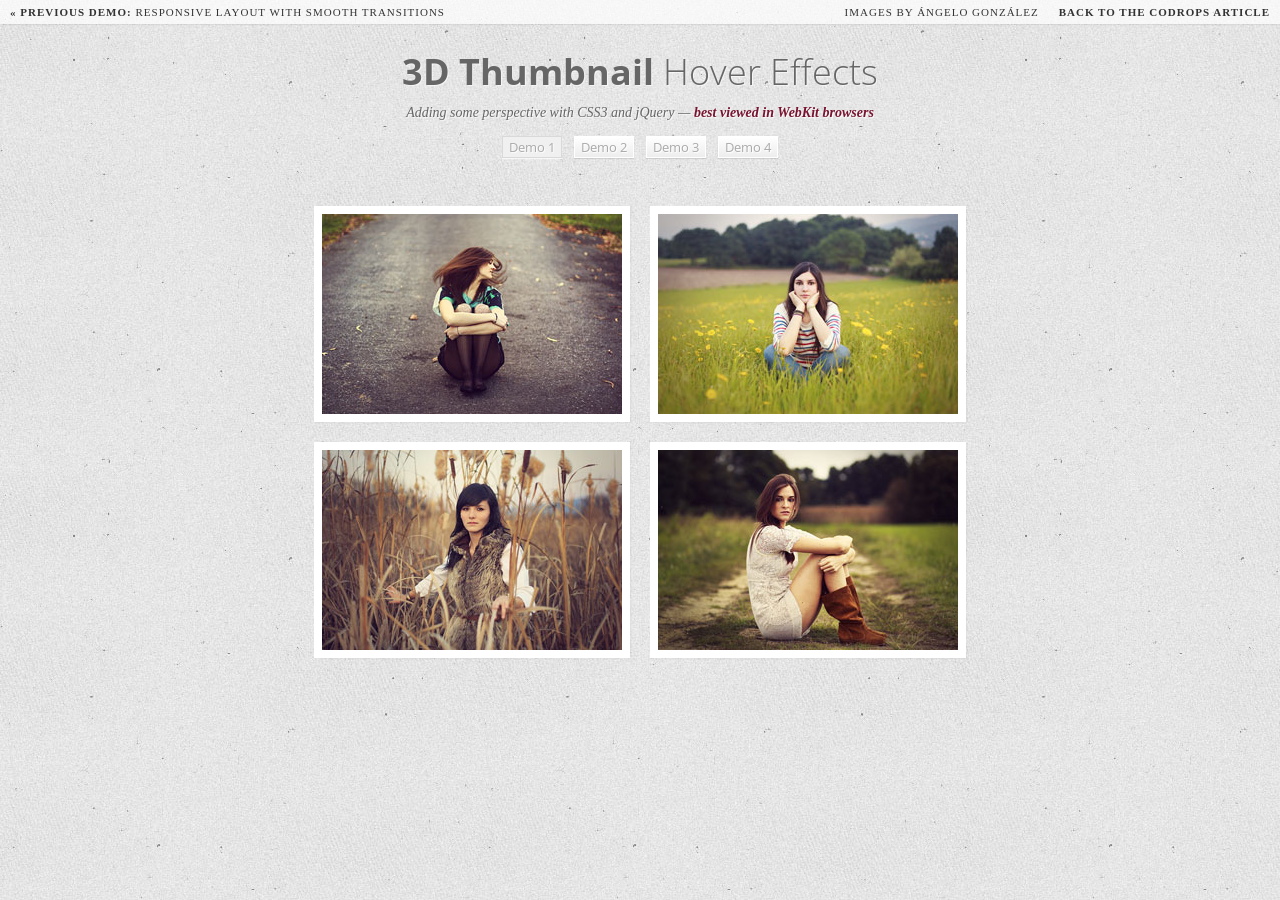
<file: nov-2018/Add-ons Para Paginas/01-3DHoverEffects/index.html>
<!DOCTYPE html>
<html lang="en">
    <head>
        <title>3D Thumbnail Hover Effects</title>
        <meta charset="UTF-8" />
        <meta http-equiv="X-UA-Compatible" content="IE=edge,chrome=1"> 
        <meta name="viewport" content="width=device-width, initial-scale=1.0"> 
        <meta name="description" content="3D Thumbnail Hover Effects" />
        <meta name="keywords" content="3d, 3dtransform, hover, effect, thumbnail, overlay, curved, folded" />
        <meta name="author" content="Codrops" />
        <link rel="shortcut icon" href="../favicon.ico"> 
        <link rel="stylesheet" type="text/css" href="css/demo.css" />
        <link rel="stylesheet" type="text/css" href="css/style_common.css" />
        <link rel="stylesheet" type="text/css" href="css/style1.css" />
        <link href='http://fonts.googleapis.com/css?family=Open+Sans+Condensed:700,300,300italic' rel='stylesheet' type='text/css' />
		<script type="text/javascript" src="js/modernizr.custom.69142.js"></script> 
    </head>
    <body>
        <div class="container">
			<!-- Codrops top bar -->
            <div class="codrops-top">
                <a href="http://tympanus.net/Tutorials/SmoothTransitionsResponsiveLayout/">
                    <strong>&laquo; Previous Demo: </strong>Responsive Layout with Smooth Transitions
                </a>
                <span class="right">
					<a href="http://www.flickr.com/photos/ag2r/">Images by Ángelo González</a>
                    <a href="http://tympanus.net/codrops/2012/06/18/3d-thumbnail-hover-effects/">
                        <strong>Back to the Codrops Article</strong>
                    </a>
                </span>
                <div class="clr"></div>
            </div><!--/ Codrops top bar -->
			
			<header>
			
				<h1><span>3D Thumbnail</span> Hover Effects</h1>
				<h2>Adding some perspective with CSS3 and jQuery &mdash; <strong>best viewed in WebKit browsers</strong></h2>
				
				<nav class="codrops-demos">
					<a class="current-demo" href="index.html">Demo 1</a>
					<a href="index2.html">Demo 2</a>
					<a href="index3.html">Demo 3</a>
					<a href="index4.html">Demo 4</a>
				</nav>
				
				<div class="support-note"><!-- let's check browser support with modernizr -->
					<!--span class="no-cssanimations">CSS animations are not supported in your browser</span-->
					<span class="no-csstransforms">CSS transforms are not supported in your browser</span>
					<span class="no-csstransforms3d">CSS 3D transforms are not supported in your browser</span>
					<span class="no-csstransitions">CSS transitions are not supported in your browser</span>
					<span class="note-ie">Sorry, only modern browsers.</span>
				</div>
				
			</header>

            <div id="grid" class="main">
				<div class="view">
					<div class="view-back">
						<span data-icon="A">566</span>
						<span data-icon="B">124</span>
						<a href="http://www.flickr.com/photos/ag2r/5439506585/in/photostream">&rarr;</a>
					</div>
					<img src="images/1.jpg" />
				</div>
				<div class="view">
					<div class="view-back">
						<span data-icon="A">210</span>
						<span data-icon="B">102</span>
						<a href="http://www.flickr.com/photos/ag2r/5629018757/in/photostream">&rarr;</a>
					</div>
					<img src="images/2.jpg" />
				</div>
				<div class="view">
					<div class="view-back">
						<span data-icon="A">690</span>
						<span data-icon="B">361</span>
						<a href="http://www.flickr.com/photos/ag2r/6271521984/in/photostream">&rarr;</a>
					</div>
					<img src="images/3.jpg" />
				</div>
				<div class="view">
					<div class="view-back">
						<span data-icon="A">987</span>
						<span data-icon="B">130</span>
						<a href="http://www.flickr.com/photos/ag2r/6131126901/in/photostream">&rarr;</a>
					</div>
					<img src="images/4.jpg" />
				</div>
			</div>
        </div>
		<script type="text/javascript">	
			
			Modernizr.load({
				test: Modernizr.csstransforms3d && Modernizr.csstransitions,
				yep : ['http://ajax.googleapis.com/ajax/libs/jquery/1.7.2/jquery.min.js','js/jquery.hoverfold.js'],
				nope: 'css/fallback.css',
				callback : function( url, result, key ) {
						
					if( url === 'js/jquery.hoverfold.js' ) {
				$( '#grid' ).hoverfold();
					}

				}
			});
				
		</script>
    </body>
</html>
</file>
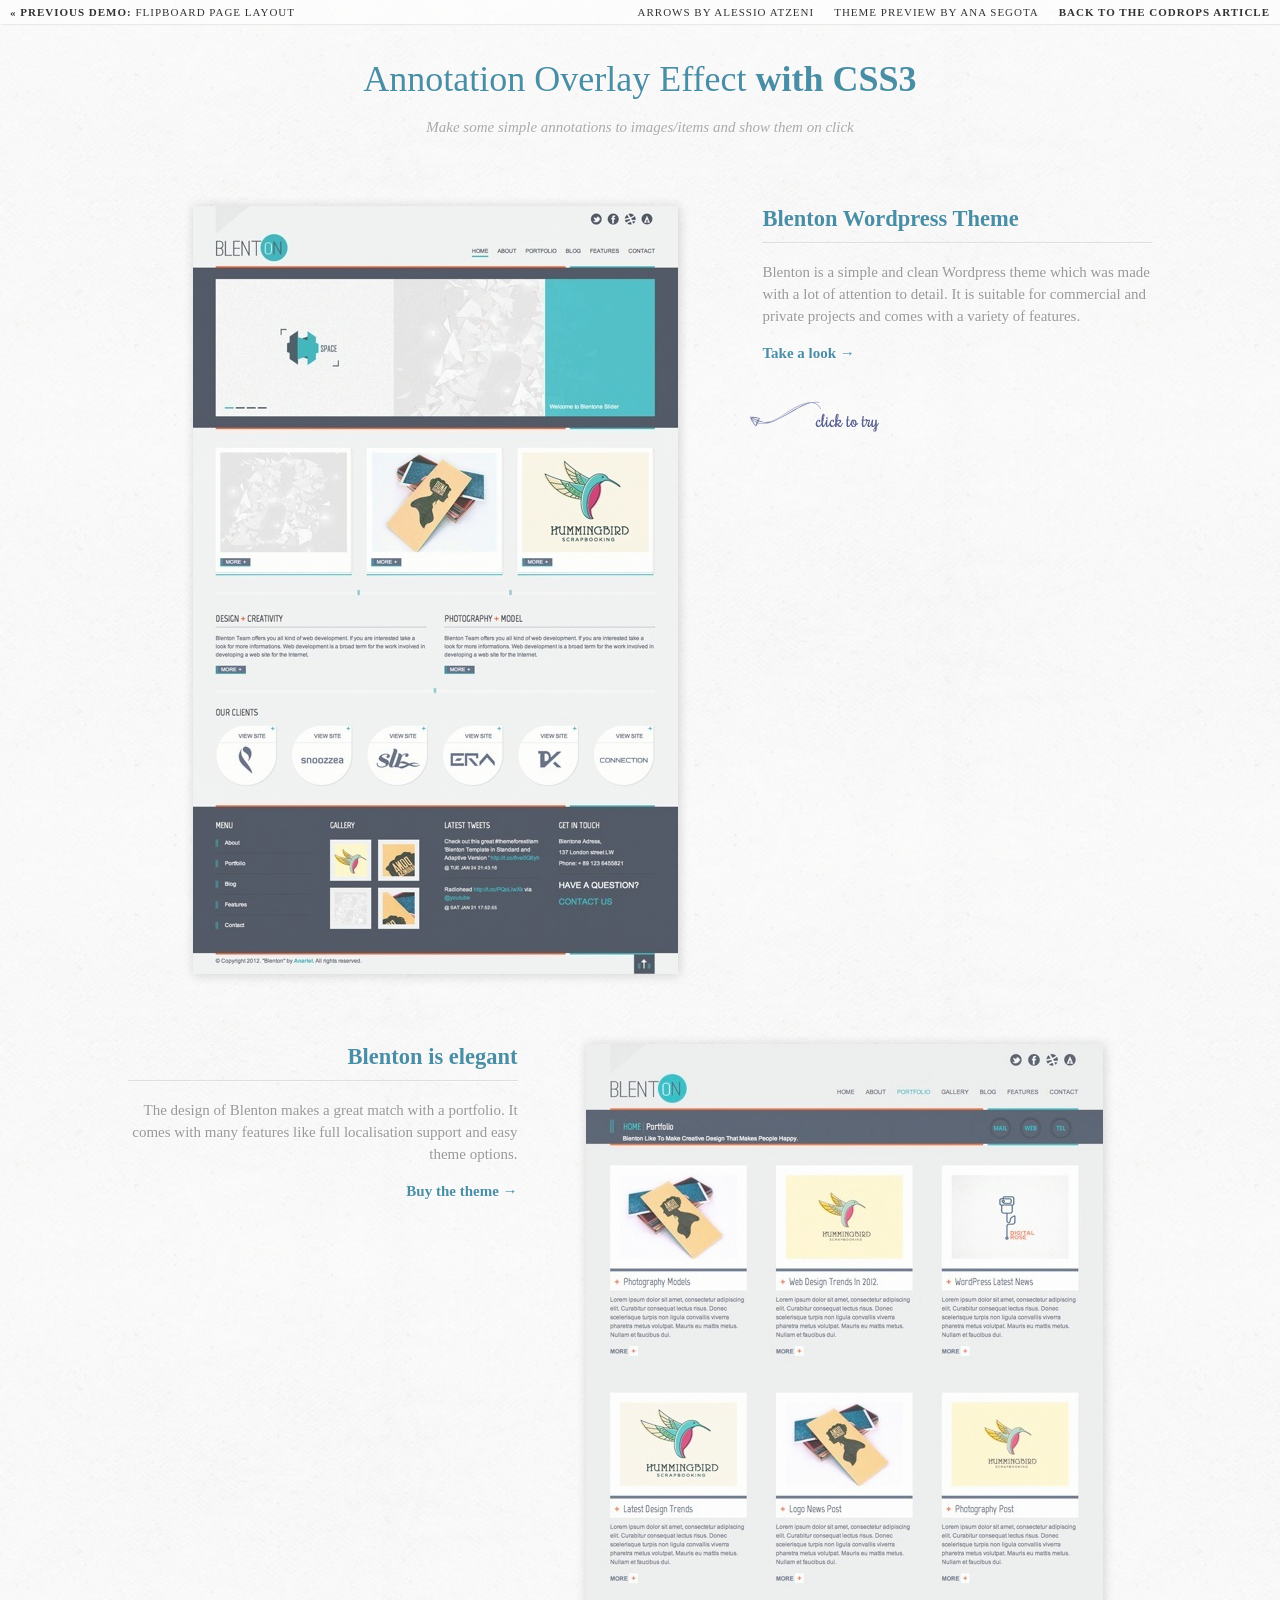
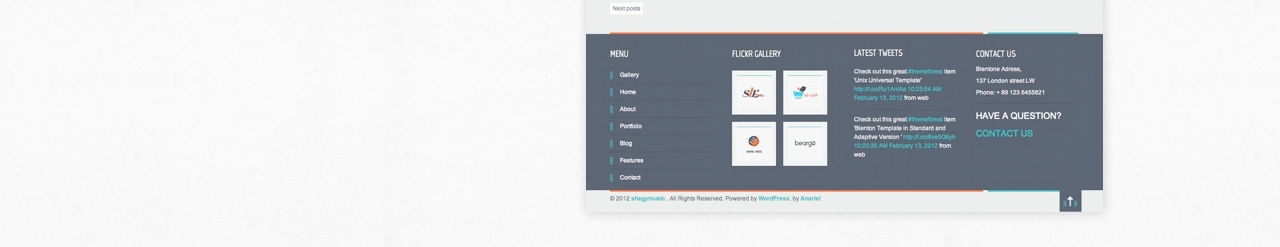
<file: nov-2018/Add-ons Para Paginas/03-Anotaciones con Efecto/index.html>
<!DOCTYPE html>
<html lang="en">
    <head>
		<meta charset="UTF-8" />
        <meta http-equiv="X-UA-Compatible" content="IE=edge,chrome=1"> 
        <title>Annotation Overlay Effect with CSS3</title>
        <meta name="viewport" content="width=device-width, initial-scale=1.0"> 
        <meta name="description" content="Annotation Overlay Effect with CSS3" />
        <meta name="keywords" content="css3, overlay, effect, images, portfolio, annotation, tagging, transition" />
        <meta name="author" content="Codrops" />
        <link rel="shortcut icon" href="../favicon.ico"> 
		<link href='http://fonts.googleapis.com/css?family=Alegreya+SC:700,400italic' rel='stylesheet' type='text/css' />
        <link rel="stylesheet" type="text/css" href="css/demo.css" />
        <link rel="stylesheet" type="text/css" href="css/style.css" />
		<!--[if lt IE 9]>
			<script type="text/javascript" src="js/modernizr.custom.04022.js"></script> 
			<style>.ie-note-1{display:block;}</style>
		<![endif]-->
		<!--[if lt IE 10]><style>.ie-note-2{display:block;}</style><![endif]-->
    </head>
    <body>
        <div class="container">
		
			<!-- Codrops top bar -->
            <div class="codrops-top">
                <a href="http://tympanus.net/Development/FlipboardPageLayout/">
                    <strong>&laquo; Previous Demo: </strong>Flipboard Page Layout
                </a>
                <span class="right">
					<a href="http://www.alessioatzeni.com/blog/simple-arrows-psd/">Arrows by Alessio Atzeni</a>
					<a href="http://themeforest.net/item/blenton-premium-wordpress-template/1995225">Theme Preview by Ana Segota</a>
                    <a href=" http://tympanus.net/codrops/2012/05/14/annotation-overlay-effect-with-css3/">
                        <strong>Back to the Codrops Article</strong>
                    </a>
                </span>
                <div class="clr"></div>
            </div><!--/ Codrops top bar -->
			
			<header>
				<h1>Annotation Overlay Effect <span>with CSS3</span></h1>
				<p>Make some simple annotations to images/items and show them on click</p>
				<h2 class="ie-note ie-note-1">CSS3 Selectors don't work in Internet Explorer &lt; 9</h2>
				<h2 class="ie-note ie-note-2">CSS3 Transitions don't work in Internet Explorer &lt; 10</h2>
			</header>
			
			<section>
			
				<div class="ao-item">
					<div class="ao-details">
						<h2>Blenton Wordpress Theme</h2>
						<p>Blenton is a simple and clean Wordpress theme which was made with a lot of attention to detail. It is suitable for commercial and private projects and comes with a variety of features.</p>
						<p><a href="http://themeforest.net/item/blenton-premium-wordpress-template/1995225">Take a look &rarr;</a></p>
					</div>
					<div class="ao-preview">
						<input type="checkbox" id="ao-toggle" class="ao-toggle" name="ao-toggle" />
						<img src="images/Anariel_BlentonTemplate.jpg" alt="image01" />
						<div class="ao-annotations">
							<span>Full Localisation Support</span>
							<span>Custom Image Widget</span>
							<span>Blog and Contact Widgets</span>
							<span>Easy Theme Options</span>
							<span>4 Footer Widget Columns</span>
						</div>
					</div>
				</div>
				
				<div class="ao-item ao-item-left">
					<div class="ao-details">
						<h2>Blenton is elegant</h2>
						<p>The design of Blenton makes a great match with a portfolio. It comes with many features like full localisation support and easy theme options.</p>
						<p><a href="http://themeforest.net/item/blenton-premium-wordpress-template/1995225">Buy the theme &rarr;</a></p>
					</div>
					<div class="ao-preview">
						<input type="checkbox" id="ao-toggle" class="ao-toggle" name="ao-toggle" />
						<img src="images/Anariel_UnixTemplate.jpg" alt="image02" />
						<div class="ao-annotations">
							<span>Easy Logo Upload</span>
							<span>Custom Post Portfolio</span>
							<span>Custom Background Color and Pattern</span>
						</div>
					</div>
				</div>
				
			</section>
			
        </div>
	</body>
</html>
</file>
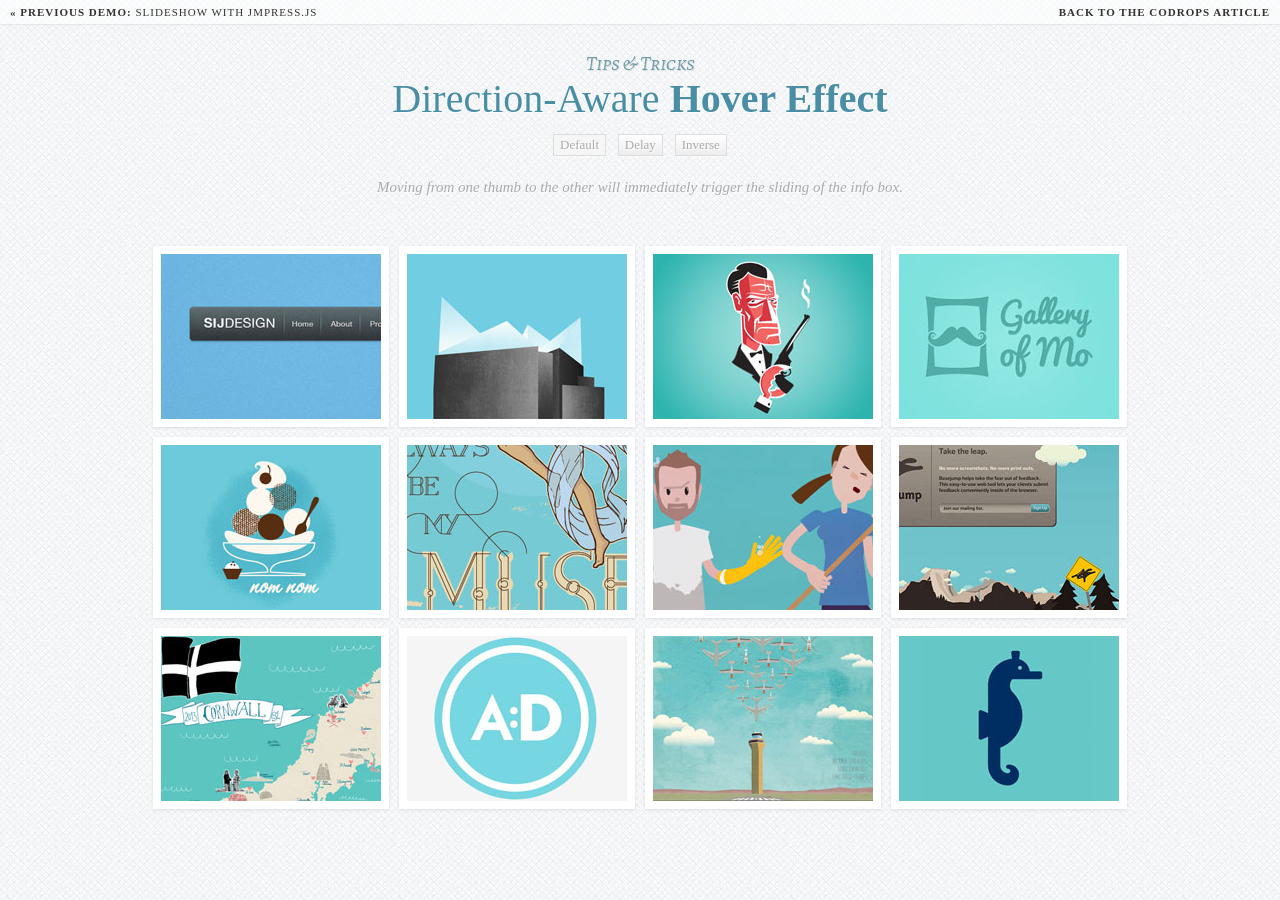
<file: nov-2018/Add-ons Para Paginas/05-Direction Aware HoverEffect/index.html>
<!DOCTYPE html>
<html lang="en">
    <head>
		<meta charset="UTF-8" />
        <meta http-equiv="X-UA-Compatible" content="IE=edge,chrome=1"> 
        <title>Direction-Aware Hover Effect with CSS3 and jQuery</title>
        <meta name="viewport" content="width=device-width, initial-scale=1.0"> 
        <meta name="description" content="Direction-Aware Hover Effect with CSS3 and jQuery" />
        <meta name="keywords" content="hover, css3, jquery, effect, direction, aware, depending, thumbnails" />
        <meta name="author" content="Codrops" />
        <link rel="shortcut icon" href="../favicon.ico"> 
		<link href='http://fonts.googleapis.com/css?family=Alegreya+SC:700,400italic' rel='stylesheet' type='text/css' />
        <link rel="stylesheet" type="text/css" href="css/demo.css" />
        <link rel="stylesheet" type="text/css" href="css/style.css" />
		<noscript>
			<style>
				.da-thumbs li a div {
					top: 0px;
					left: -100%;
					-webkit-transition: all 0.3s ease;
					-moz-transition: all 0.3s ease-in-out;
					-o-transition: all 0.3s ease-in-out;
					-ms-transition: all 0.3s ease-in-out;
					transition: all 0.3s ease-in-out;
				}
				.da-thumbs li a:hover div{
					left: 0px;
				}
			</style>
		</noscript>
    </head>
    <body>
        <div class="container">
			<!-- Codrops top bar -->
            <div class="codrops-top">
                <a href="http://tympanus.net/Tutorials/SlideshowJmpress/">
                    <strong>&laquo; Previous Demo: </strong>Slideshow with jmpress.js
                </a>
                <span class="right">
                    <a href="http://tympanus.net/codrops/2012/04/09/direction-aware-hover-effect-with-css3-and-jquery/">
                        <strong>Back to the Codrops Article</strong>
                    </a>
                </span>
                <div class="clr"></div>
            </div><!--/ Codrops top bar -->
			<header>
				<span>Tips &amp; Tricks</span>
				<h1>Direction-Aware <span>Hover Effect</span></h1>
				<nav class="codrops-demos">
					<a class="current-demo" href="index.html">Default</a>
					<a href="index2.html">Delay</a>
					<a href="index3.html">Inverse</a>
				</nav>
				<p>Moving from one thumb to the other will immediately trigger the sliding of the info box.</p>
			</header>
			<section>
				<ul id="da-thumbs" class="da-thumbs">
					<li>
						<a href="http://dribbble.com/shots/505046-Menu">
							<img src="images/1.jpg" />
							<div><span>Menu by Simon Jensen</span></div>
						</a>
					</li>
					<li>
						<a href="http://dribbble.com/shots/504336-TN-Aquarium">
							<img src="images/2.jpg" />
							<div><span>TN Aquarium by Charlie Gann</span></div>
						</a>
					</li>
					<li>
						<a href="http://dribbble.com/shots/504197-Mr-Crabs">
							<img src="images/3.jpg" />
							<div><span>Mr. Crabs by John Generalov</span></div>
						</a>
					</li>
					<li>
						<a href="http://dribbble.com/shots/503731-Gallery-of-Mo-2-Mo-logo">
							<img src="images/4.jpg" />
							<div><span>Gallery of Mo 2.Mo logo by Adam Campion</span></div>
						</a>
					</li>
					<li>	
						<a href="http://dribbble.com/shots/503058-Ice-Cream-nom-nom">
							<img src="images/5.jpg" />
							<div><span>Ice Cream - nom nom by Eight Hour Day</span></div>
						</a>
					</li>
					<li>
						<a href="http://dribbble.com/shots/502927-My-Muse">
							<img src="images/6.jpg" />
							<div><span>My Muse by Zachary Horst</span></div>
						</a>
					</li>
					<li>
						<a href="http://dribbble.com/shots/502538-Natalie-Justin-Cleaning">
							<img src="images/7.jpg" />
							<div><span>Natalie & Justin Cleaning by Justin Younger</span></div>
						</a>
					</li>
					<li>
						<a href="http://dribbble.com/shots/502523-App-Preview">
							<img src="images/8.jpg" />
							<div><span>App Preview by Ryan Deshler</span></div>
						</a>
					</li>
					<li>
						<a href="http://dribbble.com/shots/501695-Cornwall-Map">
							<img src="images/9.jpg" />
							<div><span>Cornwall Map by Katharina Maria Zimmermann</span></div>
						</a>
					</li>
					<li>
						<a href="http://dribbble.com/shots/500861-final-AD-logo">
							<img src="images/10.jpg" />
							<div><span>final AD logo by Annette Diana</span></div>
						</a>
					</li>
					<li>
						<a href="http://dribbble.com/shots/500369-Land-Those-Planes">
							<img src="images/11.jpg" />
							<div><span>Land Those Planes by Lee Ann Marcel</span></div>
						</a>
					</li>
					<li>
						<a href="http://dribbble.com/shots/497795-Seahorse">
							<img src="images/12.jpg" />
							<div><span>Seahorse by Trevor Basset</span></div>
						</a>
					</li>
				</ul>
			</section>
        </div>
		<script type="text/javascript" src="http://ajax.googleapis.com/ajax/libs/jquery/1.7.2/jquery.min.js"></script>
		<script type="text/javascript" src="js/jquery.hoverdir.js"></script>
		
		<script type="text/javascript">
			$(function() {
			
				$('#da-thumbs > li').hoverdir();

			});
		</script>
    </body>
</html>
</file>
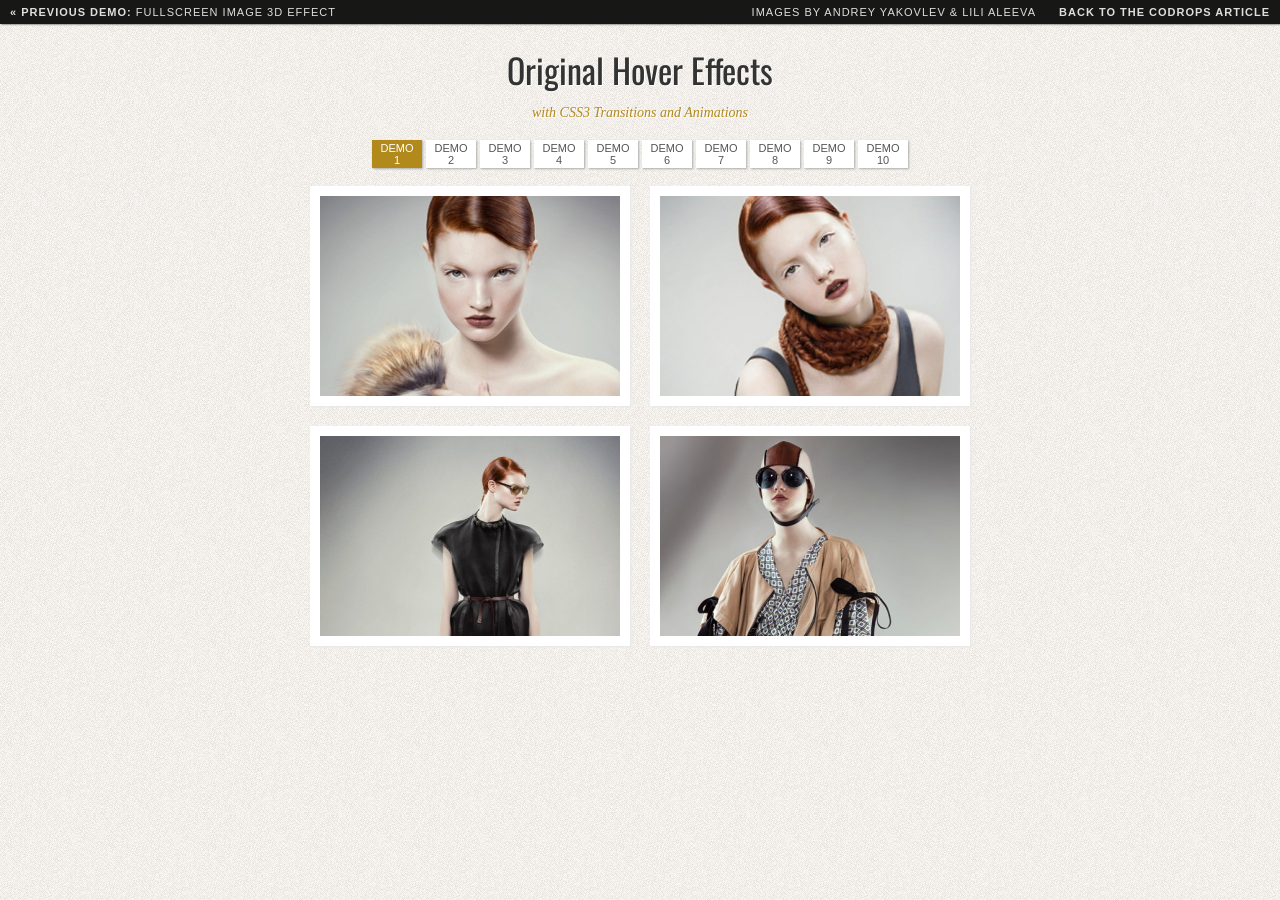
<file: nov-2018/Add-ons Para Paginas/07-Hover Efects/index.html>
<!DOCTYPE html>
<html lang="en">
    <head>
        <title>Original Hover Effects with CSS3</title>
        <meta charset="UTF-8" />
        <meta http-equiv="X-UA-Compatible" content="IE=edge,chrome=1"> 
        <meta name="viewport" content="width=device-width, initial-scale=1.0"> 
        <meta name="description" content="Original Hover Effects with CSS3" />
        <meta name="keywords" content="css3, transitions, thumbnail, animation, hover, effect, description, caption" />
        <meta name="author" content="Alessio Atzeni for Codrops" />
        <link rel="shortcut icon" href="../favicon.ico"> 
        <link rel="stylesheet" type="text/css" href="css/demo.css" />
        <link rel="stylesheet" type="text/css" href="css/style_common.css" />
        <link rel="stylesheet" type="text/css" href="css/style1.css" />
        <link href='http://fonts.googleapis.com/css?family=Oswald' rel='stylesheet' type='text/css' />
    </head>
    <body>
        <div class="container">
            <div class="header">
                <a href="http://tympanus.net/Development/FullscreenImage3DEffect/"><strong>&laquo; Previous Demo: </strong>Fullscreen Image 3D Effect</a>
                <span class="right">
                    <a href="http://www.behance.net/AndrewLili" target="_blank">Images by Andrey Yakovlev & Lili Aleeva</a>
                    <a href="http://tympanus.net/codrops/2011/11/02/original-hover-effects-with-css3/"><strong>Back to the Codrops Article</strong></a>
                </span>
                <div class="clr"></div>
            </div>
            <h1>Original Hover Effects <span>with CSS3 Transitions and Animations</span></h1>
            <div class="more">
                <ul>
                    <li class="selected"><a href="index.html">Demo 1</a></li>
                    <li><a href="index2.html">Demo 2</a></li>
                    <li><a href="index3.html">Demo 3</a></li>
                    <li><a href="index4.html">Demo 4</a></li>
                    <li><a href="index5.html">Demo 5</a></li>
                    <li><a href="index6.html">Demo 6</a></li>
                    <li><a href="index7.html">Demo 7</a></li>
                    <li><a href="index8.html">Demo 8</a></li>
                    <li><a href="index9.html">Demo 9</a></li>
                    <li><a href="index10.html">Demo 10</a></li>
                </ul>
            </div>
            <div class="main">
                <div class="view view-first">
                    <img src="images/1.jpg" />
                    <div class="mask">
                        <h2>Hover Style #1</h2>
                        <p>A wonderful serenity has taken possession of my entire soul, like these sweet mornings of spring which I enjoy with my whole heart.</p>
                        <a href="#" class="info">Read More</a>
                    </div>
                </div>  
                <div class="view view-first">
                    <img src="images/2.jpg" />
                    <div class="mask">
                        <h2>Hover Style #1</h2>
                        <p>A wonderful serenity has taken possession of my entire soul, like these sweet mornings of spring which I enjoy with my whole heart.</p>
                        <a href="#" class="info">Read More</a>
                    </div>
                </div>  
                <div class="view view-first">
                    <img src="images/3.jpg" />
                    <div class="mask">
                        <h2>Hover Style #1</h2>
                        <p>A wonderful serenity has taken possession of my entire soul, like these sweet mornings of spring which I enjoy with my whole heart.</p>
                        <a href="#" class="info">Read More</a>
                    </div>
                </div>  
                <div class="view view-first">
                    <img src="images/4.jpg" />
                    <div class="mask">
                        <h2>Hover Style #1</h2>
                        <p>A wonderful serenity has taken possession of my entire soul, like these sweet mornings of spring which I enjoy with my whole heart.</p>
                        <a href="#" class="info">Read More</a>
                    </div>
                </div>  
            </div>
        </div>
    </body>
</html>
</file>
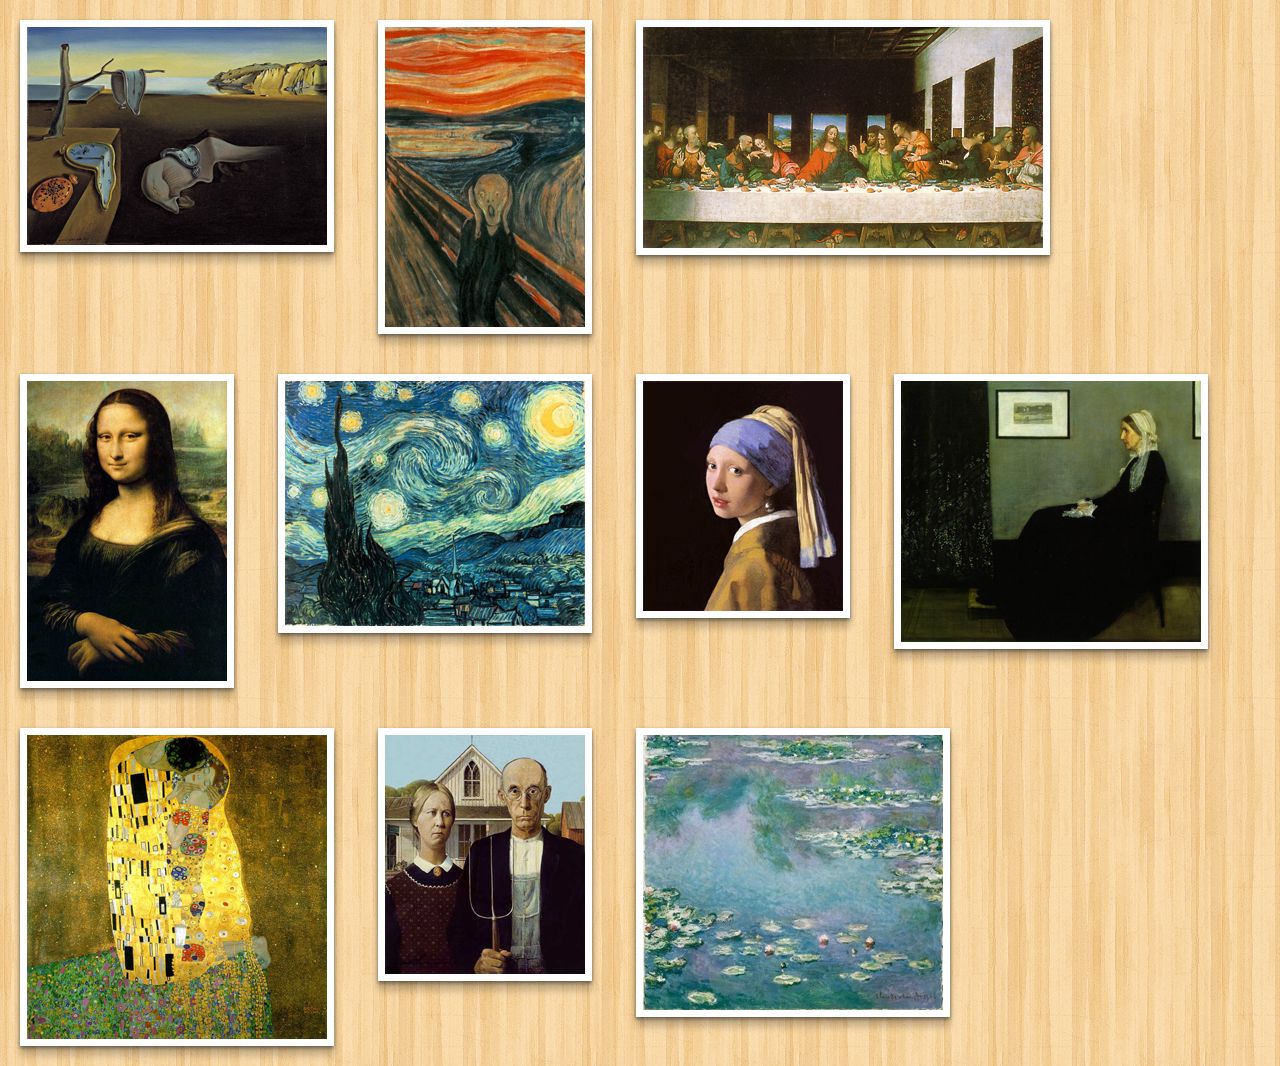
<file: nov-2018/Add-ons Para Paginas/09-Image Label/index.html>
<!DOCTYPE html>
<html>
<head>
<meta charset=utf-8 />
<meta name="description" content="description">
 
<title>Animated Image Labels</title>
 
<link rel="stylesheet" type="text/css" media="screen" href="style.css"/>
 
</head>
 
<body>
    
	<div class="label top">
	  <p>Persistence in Memory</p>
	  <img src="images/img4.jpg" />
	</div>
	
	<div class="label bottom">
	  <p>The Scream</p>
	  <img src="images/img2.jpg" />
	</div>
	
	<div class="label bottomright">
	  <p>The Last Supper</p>
	  <img src="images/img3.jpg" />
	</div>
	
	<div class="label bottomleft">
	  <p>Mona Lisa</p>
	  <img src="images/img1.jpg" />
	</div>
	
	<div class="label topleft">
	  <p>Starry Night</p>
	  <img src="images/img5.jpg" />
	</div>
	
	<div class="label topright">
	  <p>Girl with a Pearl Earring</p>
	  <img src="images/img6.jpg" />
	</div>
	
	<div class="label centertop">
	  <p>Whistler's Mother</p>
	  <img src="images/img7.jpg" />
	</div>
	
	<div class="label centerbottom">
	  <p>The Kiss</p>
	  <img src="images/img8.jpg" />
	</div>
	
	<div class="label centerleft">
	  <p>American Gothic</p>
	  <img src="images/img9.jpg" />
	</div>
	
	<div class="label centerright">
	  <p>Water Lilies</p>
	  <img src="images/img10.jpg" />
	</div>
 
</body>
</html>
</file>
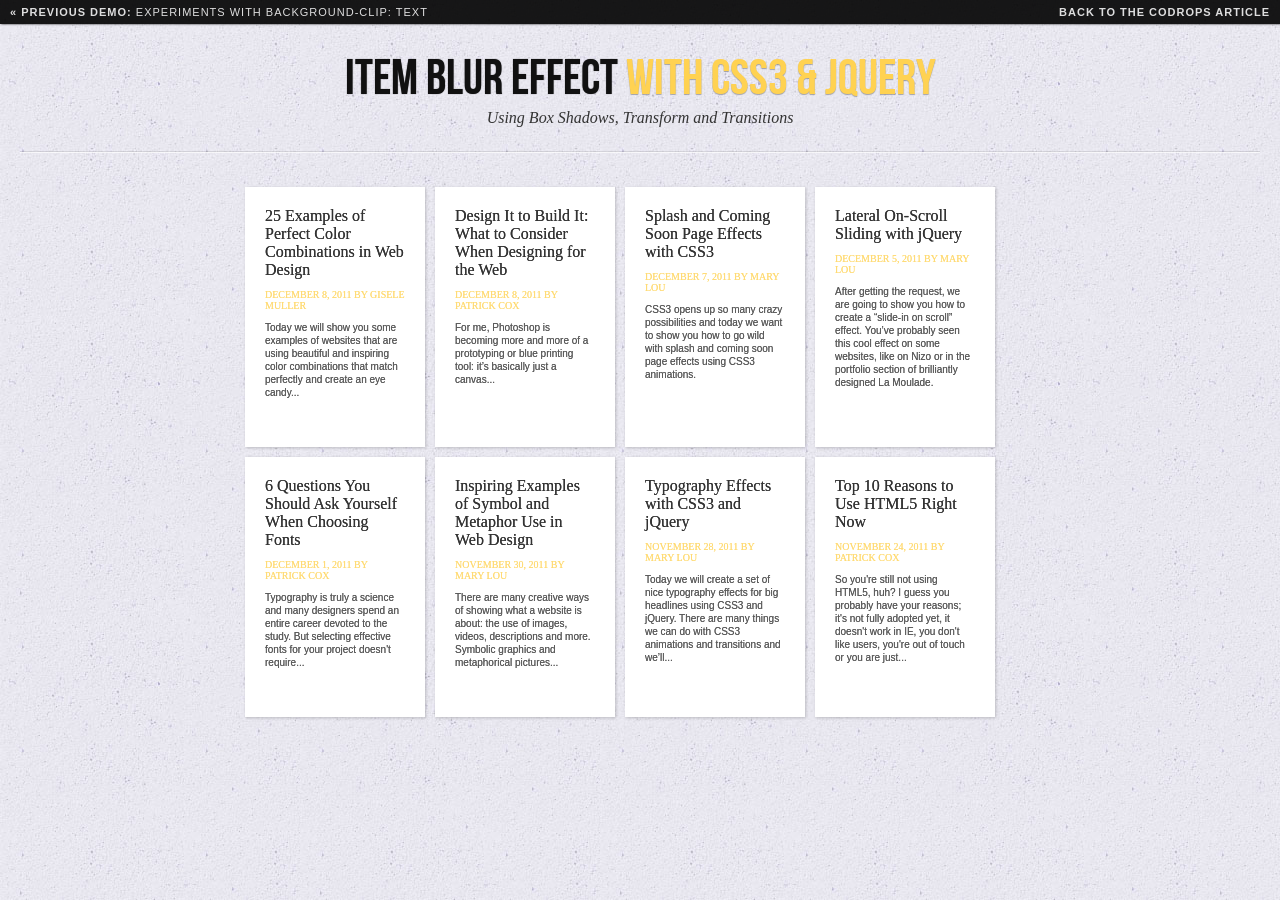
<file: nov-2018/Add-ons Para Paginas/10-Item Blur/index.html>
<!DOCTYPE html>
<html lang="en">
    <head>
        <title>Item Blur Effect with CSS3 and jQuery</title>
        <meta charset="UTF-8" />
        <meta http-equiv="X-UA-Compatible" content="IE=edge,chrome=1"> 
        <meta name="viewport" content="width=device-width, initial-scale=1.0"> 
        <meta name="description" content="Item Blur Effect with CSS3 and jQuery - Using Box Shadows, Transform and Transitions" />
        <meta name="keywords" content="blur, css3, transition, jquery, box shadow, text shadow, articles, scale, transform, animation" />
        <meta name="author" content="Codrops" />
        <link rel="shortcut icon" href="../favicon.ico"> 
        <link rel="stylesheet" type="text/css" href="css/demo.css" />
        <link rel="stylesheet" type="text/css" href="css/style.css" />
		<script src="js/modernizr.custom.34978.js"></script>	
    </head>
    <body>
        <div class="container">
            <div class="header">
                <a href="http://tympanus.net/Tutorials/ExperimentsBackgroundClipText/">
                    <strong>&laquo; Previous Demo: </strong>Experiments with background-clip: text
                </a>
                <span class="right">
                    <a href="http://tympanus.net/codrops/2011/12/14/item-blur-effect-with-css3-and-jquery/">
                        <strong>Back to the Codrops Article</strong>
                    </a>
                </span>
                <div class="clr"></div>
            </div>
			<header>
				<h1>Item Blur Effect <span>with CSS3 &amp; jQuery</span></h1>
				<h2>Using Box Shadows, Transform and Transitions</h2>
			</header>
			<section class="ib-container" id="ib-container">
				<article>
					<header>
						<h3><a target="_blank" href="http://tympanus.net/codrops/2011/12/08/25-examples-of-perfect-color-combinations-in-web-design/">25 Examples of Perfect Color Combinations in Web Design</a></h3>
						<span>December 8, 2011 by Gisele Muller</span>
					</header>
					<p>Today we will show you some examples of websites that are using beautiful and inspiring color combinations that match perfectly and create an eye candy...</p>
				</article>
				<article>
					<header>
						<h3><a target="_blank" href="http://tympanus.net/codrops/2011/12/08/design-it-to-build-it-what-to-consider-when-designing-for-the-web/">Design It to Build It: What to Consider When Designing for the Web</a></h3>
						<span>December 8, 2011 by Patrick Cox</span>
					</header>
					<p>For me, Photoshop is becoming more and more of a prototyping or blue printing tool: it’s basically just a canvas...</p>
				</article>
				<article>
					<header>
						<h3><a target="_blank" href="http://tympanus.net/codrops/2011/12/07/splash-and-coming-soon-page-effects-with-css3/">Splash and Coming Soon Page Effects with CSS3</a></h3>
						<span>December 7, 2011 by Mary Lou </span>
					</header>
					<p>CSS3 opens up so many crazy possibilities and today we want to show you how to go wild with splash and coming soon page effects using CSS3 animations.</p>
				</article>
				<article>
					<header>
						<h3><a target="_blank" href="http://tympanus.net/codrops/2011/12/05/lateral-on-scroll-sliding-with-jquery/">Lateral On-Scroll Sliding with jQuery</a></h3>
						<span>December 5, 2011 by Mary Lou </span>
					</header>
					<p>After getting the request, we are going to show you how to create a “slide-in on scroll” effect. You’ve probably seen this cool effect on some websites, like on Nizo or in the portfolio section of brilliantly designed La Moulade. </p>
				</article>
				<article>
					<header>
						<h3><a target="_blank" href="http://tympanus.net/codrops/2011/12/01/6-questions-you-should-ask-yourself-when-choosing-fonts/">6 Questions You Should Ask Yourself When Choosing Fonts</a></h3>
						<span>December 1, 2011 by Patrick Cox </span>
					</header>
					<p>Typography is truly a science and many designers spend an entire career devoted to the study. But selecting effective fonts for your project doesn't require...</p>
				</article>
				<article>
					<header>
						<h3><a target="_blank" href="http://tympanus.net/codrops/2011/11/30/inspiring-examples-of-symbol-and-metaphor-use-in-web-design/">Inspiring Examples of Symbol and Metaphor Use in Web Design</a></h3>
						<span>November 30, 2011 by Mary Lou</span>
					</header>
					<p>There are many creative ways of showing what a website is about: the use of images, videos, descriptions and more. Symbolic graphics and metaphorical pictures...</p>
				</article>
				<article>
					<header>
						<h3><a target="_blank" href="http://tympanus.net/codrops/2011/11/28/typography-effects-with-css3-and-jquery/">Typography Effects with CSS3 and jQuery</a></h3>
						<span>November 28, 2011 by Mary Lou</span>
					</header>
					<p>Today we will create a set of nice typography effects for big headlines using CSS3 and jQuery. There are many things we can do with CSS3 animations and transitions and we’ll...</p>
				</article>
				<article>
					<header>
						<h3><a target="_blank" href="http://tympanus.net/codrops/2011/11/24/top-10-reasons-to-use-html5-right-now/">Top 10 Reasons to Use HTML5 Right Now</a></h3>
						<span>November 24, 2011 by Patrick Cox </span>
					</header>
					<p>So you're still not using HTML5, huh? I guess you probably have your reasons; it's not fully adopted yet, it doesn't work in IE, you don't like users, you're out of touch or you are just...</p>
				</article>
			</section>
        </div>
		<script type="text/javascript" src="http://ajax.googleapis.com/ajax/libs/jquery/1.7.1/jquery.min.js"></script>
		<script type="text/javascript">
			$(function() {
				
				var $container	= $('#ib-container'),
					$articles	= $container.children('article'),
					timeout;
				
				$articles.on( 'mouseenter', function( event ) {
						
					var $article	= $(this);
					clearTimeout( timeout );
					timeout = setTimeout( function() {
						
						if( $article.hasClass('active') ) return false;
						
						$articles.not( $article.removeClass('blur').addClass('active') )
								 .removeClass('active')
								 .addClass('blur');
						
					}, 65 );
					
				});
				
				$container.on( 'mouseleave', function( event ) {
					
					clearTimeout( timeout );
					$articles.removeClass('active blur');
					
				});
			
			});
		</script>
    </body>
</html>
</file>
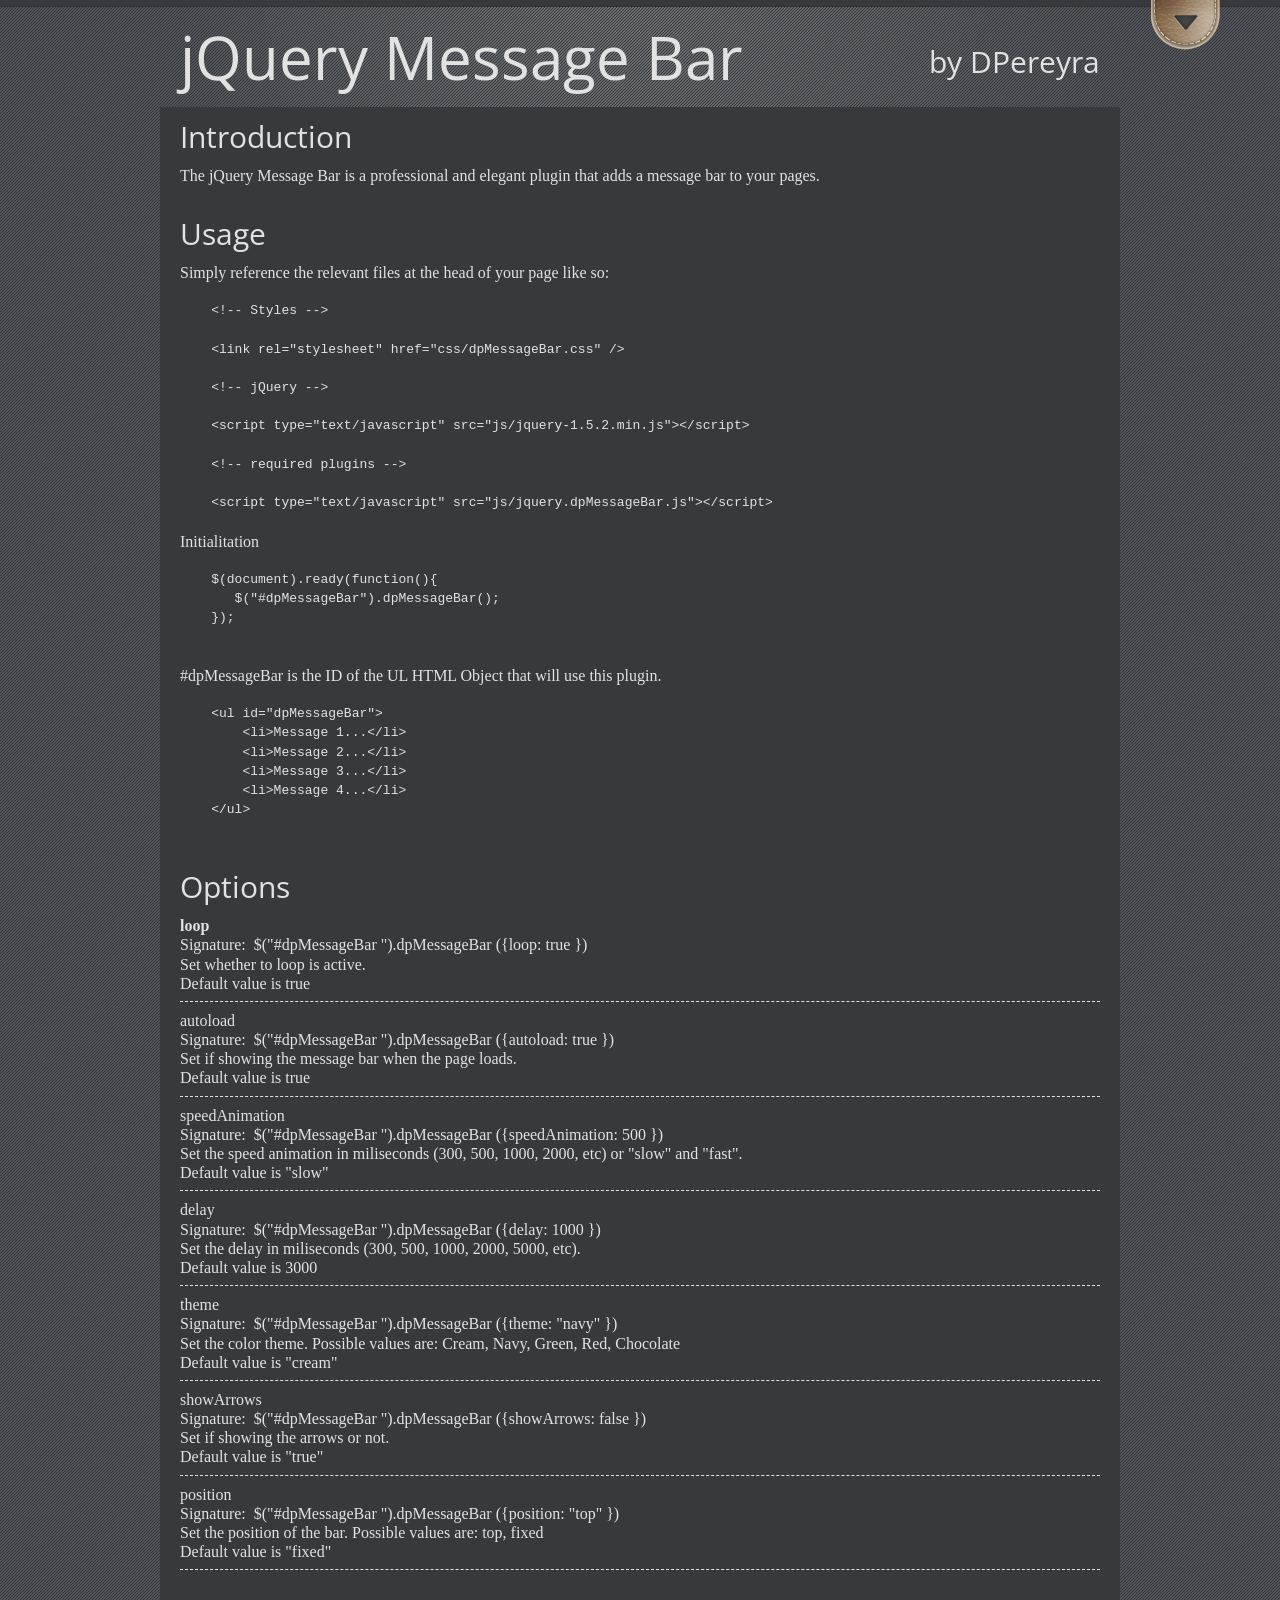
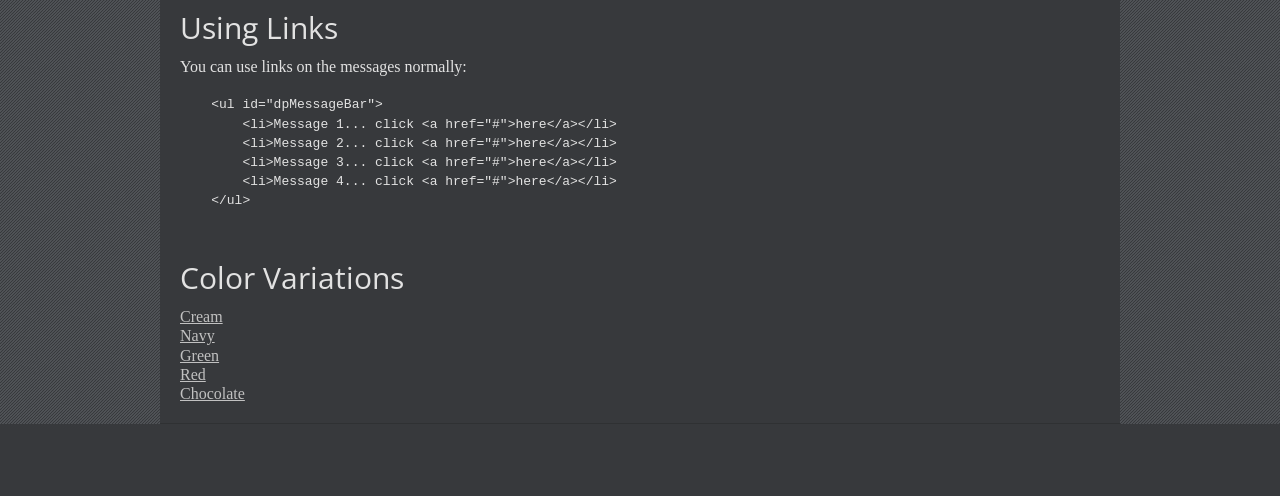
<file: nov-2018/Add-ons Para Paginas/11-Message Top Bar/index.html>
<!DOCTYPE html PUBLIC "-//W3C//DTD XHTML 1.0 Transitional//EN" "http://www.w3.org/TR/xhtml1/DTD/xhtml1-transitional.dtd">
<html xmlns="http://www.w3.org/1999/xhtml"> 
 
    <head> 
      
	<!-- Meta information --> 
	<meta charset="utf-8"> 
	
	<title>jQuery Message Bar</title> 
	<meta name="keywords" content="" /> 
	<meta name="description" content="" /> 
	<meta name="robots" content="index, follow" /> 
	  	
	
	<!-- main stylesheets --> 
	
    <link rel="stylesheet" href="css/reset.css" /> 
	<link rel="stylesheet" href="css/preview.css" /> 
	<link rel="stylesheet" href="css/dpMessageBar.css" />
	
	<!-- import jQuery --> 
	<script type="text/javascript" src="js/jquery-1.5.2.min.js"></script>
    <script type="text/javascript" src="js/jquery.dpMessageBar.js"></script>
				
	<script type="text/javascript"> 
 		$(document).ready(function(){
			$('#dpMessageBar').dpMessageBar({
				theme: 'cream',
				position: 'top',
				autoload: false,
				loadDelay: 3000
			});
			
		});
	</script> 
    
    </head> 
   
    <body> 
    	<ul id="dpMessageBar">
        	<li>Message using the dpMessageBar</li>
            <li>Message with some <a href="#">link</a></li>
            <li>Message Number Three...</li>
            <li>Message Number Four...</li>
            <li>Message Number Five...</li>
        </ul>
    	<div id="top"></div>
        <div id="content">
        	<h1 style="float:left;">jQuery Message Bar</h1>
			<h2 style="float:right; margin-top:40px; margin-right:20px;">by DPereyra</h2>
            <div class="clear"></div>
            <div class="main">
                
            	<h2>Introduction</h2>
                
                <p>
                	The jQuery Message Bar is a professional and elegant plugin that adds a message bar to your pages.
                </p>
                <br /><br />
                <h2>Usage</h2>
                
                <p>
                	Simply reference the relevant files at the head of your page like so:<br /><br />
    <pre>
    &lt;!-- Styles --&gt;
    
    &lt;link rel=&quot;stylesheet&quot; href=&quot;css/dpMessageBar.css&quot; /&gt;
    
    &lt;!-- jQuery --&gt;
    
    &lt;script type=&quot;text/javascript&quot; src=&quot;js/jquery-1.5.2.min.js&quot;&gt;&lt;/script&gt;
    
    &lt;!-- required plugins --&gt;
    
    &lt;script type=&quot;text/javascript&quot; src=&quot;js/jquery.dpMessageBar.js&quot;&gt;&lt;/script&gt;
    </pre>
                    
                    
                    Initialitation<br /><br />
    <pre>
    $(document).ready(function(){
       $(&quot;#dpMessageBar&quot;).dpMessageBar();
    });
    </pre><br />
                    #dpMessageBar is the ID of the UL HTML Object that will use this plugin.<br /><br />
    <pre>
    &lt;ul id=&quot;dpMessageBar&quot;&gt;
        &lt;li&gt;Message 1...&lt;/li&gt;
        &lt;li&gt;Message 2...&lt;/li&gt;
        &lt;li&gt;Message 3...&lt;/li&gt;
        &lt;li&gt;Message 4...&lt;/li&gt;
    &lt;/ul&gt;
    </pre>

                </p>
                
                <br /><br />
                <h2>Options</h2>
                
                <p>
                	<ul>
                    	<li><h4>loop</h4>
                        Signature:&nbsp;
                        $("#dpMessageBar ").dpMessageBar ({loop: true })<br />
                        Set whether to loop is active.<br />
                        Default value is true
                        <hr />
                        </li>
                        <li>autoload</li>
                        Signature:&nbsp;
                        $("#dpMessageBar ").dpMessageBar ({autoload: true })<br />
                        Set if showing the message bar when the page loads.<br />
                        Default value is true
                        <hr />
                        <li>speedAnimation</li>
                        Signature:&nbsp;
                        $("#dpMessageBar ").dpMessageBar ({speedAnimation: 500 })<br />
                        Set the speed animation in miliseconds (300, 500, 1000, 2000, etc) or "slow" and "fast".<br />
                        Default value is "slow"
                        <hr />
                        <li>delay</li>
                        Signature:&nbsp;
                        $("#dpMessageBar ").dpMessageBar ({delay: 1000 })<br />
                        Set the delay in miliseconds (300, 500, 1000, 2000, 5000, etc).<br />
                        Default value is 3000
                        <hr />
                        <li>theme</li>
                        Signature:&nbsp;
                        $("#dpMessageBar ").dpMessageBar ({theme: "navy" })<br />
                        Set the color theme. Possible values are: Cream, Navy, Green, Red, Chocolate<br />
                        Default value is "cream"
                        <hr />
                        <li>showArrows</li>
                        Signature:&nbsp;
                        $("#dpMessageBar ").dpMessageBar ({showArrows: false })<br />
                        Set if showing the arrows or not.<br />
                        Default value is "true"
                        <hr />
                        <li>position</li>
                        Signature:&nbsp;
                        $("#dpMessageBar ").dpMessageBar ({position: "top" })<br />
                        Set the position of the bar. Possible values are: top, fixed<br />
                        Default value is "fixed"
                        <hr />
                    </ul>
                </p>
                <div class="clear"></div>
                <br /><br />
                <h2>Using Links</h2>
                
                <p>
                	You can use links on the messages normally:<br /><br />
    <pre>
    &lt;ul id=&quot;dpMessageBar&quot;&gt;
        &lt;li&gt;Message 1... click &lt;a href="#"&gt;here&lt;/a&gt;&lt;/li&gt;
        &lt;li&gt;Message 2... click &lt;a href="#"&gt;here&lt;/a&gt;&lt;/li&gt;
        &lt;li&gt;Message 3... click &lt;a href="#"&gt;here&lt;/a&gt;&lt;/li&gt;
        &lt;li&gt;Message 4... click &lt;a href="#"&gt;here&lt;/a&gt;&lt;/li&gt;
    &lt;/ul&gt;
    </pre>
                </p>
                
    </pre>
                </p>
                
                <br /><br />
                <h2>Color Variations</h2>
                
                <p>
                	<ul>
                    	<li><a href="index.html">Cream</a></li>
                        <li><a href="navy.html">Navy</a></li>
                        <li><a href="green.html">Green</a></li>
                        <li><a href="red.html">Red</a></li>
                        <li><a href="chocolate.html">Chocolate</a></li>
                    </ul>
                </p>
                <div class="clear"></div>

			</div>
        </div>
        
    </body> 
	
</html>
</file>
<file: nov-2018/Add-ons Para Paginas/01-3DHoverEffects/css/style_common.css>
.view {
	width: 316px;
	height: 216px;
	margin: 10px;
	float: left;
	position: relative;
	border: 8px solid #fff;
	box-shadow: 1px 1px 2px rgba(0,0,0,0.05);
	background: #333;
	-webkit-perspective: 500px;
	-moz-perspective: 500px;
	-o-perspective: 500px;
	-ms-perspective: 500px;
	perspective: 500px;
}

.view .slice{
	width: 60px;
	height: 100%;
	z-index: 100;
	
	-webkit-transform-style: preserve-3d;
	-moz-transform-style: preserve-3d;
	-o-transform-style: preserve-3d;
	-ms-transform-style: preserve-3d;
	transform-style: preserve-3d;
	
	-webkit-transform-origin: left center;
	-moz-transform-origin: left center;
	-o-transform-origin: left center;
	-ms-transform-origin: left center;
	transform-origin: left center;
	
	-webkit-transition: -webkit-transform 150ms ease-in-out;
	-moz-transition: -moz-transform 150ms ease-in-out;
	-o-transition: -o-transform 150ms ease-in-out;
	-ms-transition: -ms-transform 150ms ease-in-out;
	transition: transform 150ms ease-in-out;
		
}

.view div.view-back{
	width: 50%;
	height: 100%;
	position: absolute;
	right: 0;
	background: #666;
	z-index: 0;
}

.view-back span {
	display: block;
	float: right;
	padding: 5px 20px 5px;
	width: 100%;
	text-align: right;
	font-size: 16px;
	color: rgba(255,255,255,0.6);
}

.view-back span:first-child {
	padding-top: 20px;
}

.view-back a {
	display: bock;
	font-size: 18px;
	color: rgba(255,255,255,0.4);
	position: absolute;
	right: 15px;
	bottom: 15px;
	border: 2px solid rgba(255,255,255,0.3);
	border-radius: 50%;
	width: 30px;
	height: 30px;
	line-height: 22px;
	text-align: center;
	font-weight: 700;
}

.view-back a:hover {
	color: #fff;
	border-color: #fff;
}

.view-back span[data-icon]:before {
    content: attr(data-icon);
    font-family: 'icons';
    color: #aaa;
	color: rgba(255,255,255,0.2);
	text-shadow: 0 0 1px rgba(255,255,255,0.2);
	padding-right: 5px;
}

.view .s2, 
.view .s3, 
.view .s4, 
.view .s5 {
	-webkit-transform: translate3d(60px,0,0);
	-moz-transform: translate3d(60px,0,0);
	-o-transform: translate3d(60px,0,0);
	-ms-transform: translate3d(60px,0,0);
	transform: translate3d(60px,0,0);
}
.view .s1 {
	background-position: 0px 0px;
}
.view .s2 {
	background-position: -60px 0px;
}
.view .s3 {
	background-position: -120px 0px;
}
.view .s4 {
	background-position: -180px 0px;
}
.view .s5 {
	background-position: -240px 0px;
}

.view .overlay {
	width: 60px;
	height: 100%;
	opacity: 0;
	position: absolute;
	-webkit-transition: opacity 150ms ease-in-out;
	-moz-transition: opacity 150ms ease-in-out;
	-o-transition: opacity 150ms ease-in-out;
	-ms-transition: opacity 150ms ease-in-out;
	transition: opacity 150ms ease-in-out;
}

.view:hover .overlay {
	opacity: 1;
}

.view img {
	position: absolute;
	z-index: 0;
	-webkit-transition: left 0.3s ease-in-out;
	-o-transition: left 0.3s ease-in-out;
	-moz-transition: left 0.3s ease-in-out;
	-ms-transition: left 0.3s ease-in-out;
	transition: left 0.3s ease-in-out;
}
</file>
<file: nov-2018/Add-ons Para Paginas/01-3DHoverEffects/css/style1.css>
.view:hover .s2{
	-webkit-transform: translate3d(59px,0,0) rotate3d(0,1,0,-45deg);
	-moz-transform: translate3d(59px,0,0) rotate3d(0,1,0,-45deg);
	-o-transform: translate3d(59px,0,0) rotate3d(0,1,0,-45deg);
	-ms-transform: translate3d(59px,0,0) rotate3d(0,1,0,-45deg);
	transform: translate3d(59px,0,0) rotate3d(0,1,0,-45deg);
}
.view:hover .s3, 
.view:hover .s5{
	-webkit-transform: translate3d(59px,0,0) rotate3d(0,1,0,90deg);
	-moz-transform: translate3d(59px,0,0) rotate3d(0,1,0,90deg);
	-o-transform: translate3d(59px,0,0) rotate3d(0,1,0,90deg);
	-ms-transform: translate3d(59px,0,0) rotate3d(0,1,0,90deg);
	transform: translate3d(59px,0,0) rotate3d(0,1,0,90deg);
}
.view:hover .s4{
	-webkit-transform: translate3d(59px,0,0) rotate3d(0,1,0,-90deg);
	-moz-transform: translate3d(59px,0,0) rotate3d(0,1,0,-90deg);
	-o-transform: translate3d(59px,0,0) rotate3d(0,1,0,-90deg);
	-ms-transform: translate3d(59px,0,0) rotate3d(0,1,0,-90deg);
	transform: translate3d(59px,0,0) rotate3d(0,1,0,-90deg);
}

.view .s1 > .overlay {
	background: -moz-linear-gradient(right, rgba(0,0,0,0.05) 0%, rgba(0,0,0,0) 100%);
	background: -webkit-linear-gradient(right, rgba(0,0,0,0.05) 0%,rgba(0,0,0,0) 100%);
	background: -o-linear-gradient(right, rgba(0,0,0,0.05) 0%,rgba(0,0,0,0) 100%);
	background: -ms-linear-gradient(right, rgba(0,0,0,0.05) 0%,rgba(0,0,0,0) 100%);
	background: linear-gradient(right, rgba(0,0,0,0.05) 0%,rgba(0,0,0,0) 100%);
}

.view .s2 > .overlay {
	background: -moz-linear-gradient(left, rgba(255,255,255,0) 0%, rgba(255, 255, 255, 0.2) 100%);
	background: -webkit-linear-gradient(left, rgba(255,255,255,0) 0%, rgba(255, 255, 255, 0.2) 100%);
	background: -o-linear-gradient(left, rgba(255,255,255,0) 0%, rgba(255, 255, 255, 0.2) 100%);
	background: -ms-linear-gradient(left, rgba(255,255,255,0) 0%, rgba(255, 255, 255, 0.2) 100%);
	background: linear-gradient(left, rgba(255,255,255,0) 0%, rgba(255, 255, 255, 0.2) 100%);
}

.view .s3 > .overlay {
	background: -moz-linear-gradient(right, rgba(0,0,0,0.8) 0%, rgba(0,0,0,0.2) 100%);
	background: -webkit-linear-gradient(right, rgba(0,0,0,0.8) 0%,rgba(0,0,0,0.2) 100%);
	background: -o-linear-gradient(right, rgba(0,0,0,0.8) 0%,rgba(0,0,0,0.2) 100%);
	background: -ms-linear-gradient(right, rgba(0,0,0,0.8) 0%,rgba(0,0,0,0.2) 100%);
	background: linear-gradient(right, rgba(0,0,0,0.8) 0%,rgba(0,0,0,0.2) 100%);
}

.view .s4 > .overlay {
	background: -moz-linear-gradient(left, rgba(0,0,0,0.8) 0%, rgba(0,0,0,0) 100%);
	background: -webkit-linear-gradient(left, rgba(0,0,0,0.8) 0%,rgba(0,0,0,0) 100%);
	background: -o-linear-gradient(left, rgba(0,0,0,0.8) 0%,rgba(0,0,0,0) 100%);
	background: -ms-linear-gradient(left, rgba(0,0,0,0.8) 0%,rgba(0,0,0,0) 100%);
	background: linear-gradient(left, rgba(0,0,0,0.8) 0%,rgba(0,0,0,0) 100%);
}

.view .s5 > .overlay {
	background: -moz-linear-gradient(left, rgba(0,0,0,0.3) 0%, rgba(0,0,0,0) 100%);
	background: -webkit-linear-gradient(left, rgba(0,0,0,0.3) 0%,rgba(0,0,0,0) 100%);
	background: -o-linear-gradient(left, rgba(0,0,0,0.3) 0%,rgba(0,0,0,0) 100%);
	background: -ms-linear-gradient(left, rgba(0,0,0,0.3) 0%,rgba(0,0,0,0) 100%);
	background: linear-gradient(left, rgba(0,0,0,0.3) 0%,rgba(0,0,0,0) 100%);
}
</file>
<file: nov-2018/Add-ons Para Paginas/03-Anotaciones con Efecto/css/style.css>
.ao-item {
	width: 80%;
	margin: 0 auto;
	padding: 35px 0;
	position: relative;
	clear: both;
}

.ao-item:before,
.ao-item:after {
    content:"";
    display:table;
}

.ao-item:after {
    clear:both;
}

.ao-item {
    zoom:1; /* For IE 6/7 (trigger hasLayout) */
} /* from CSSTricks: http://css-tricks.com/pseudo-element-roundup/ */

.ao-details {
	float: right;
	width: 40%;
	padding-left: 20px;
}

.ao-item:first-child .ao-details {
	background: transparent url(../images/try.png) no-repeat bottom left;
	padding-bottom: 60px;
}

.ao-details h2 {
	color: #498EA5;
	margin-top: 0;
	text-shadow: 1px 1px 1px rgba(255,255,255,0.5);
	padding-bottom: 10px;
	box-shadow:  0 1px 0 #DFDEDC, 0 2px 0 rgba(255,255,255,0.5);
}

.ao-details p {
	color: #999;
	text-shadow: 1px 1px 1px rgba(255,255,255,0.8);
	line-height: 22px;
}

.ao-details p a{
	font-weight: bold;
	color: #498EA5;
}

.ao-details p a:hover{
	color: #2A3344;
}

.ao-preview {
	width: 60%;
	float: left;
	position: relative;
}

.ao-item-left .ao-details{
	float: left;
	padding-right: 20px;
	padding-left: 0px;
	text-align: right;
}

.ao-item img {
	margin: 0 auto;
	max-width: 100%;
	display: block;
	-ms-filter:"progid:DXImageTransform.Microsoft.Alpha(Opacity=80)";
    filter: alpha(opacity=80);
	opacity: 0.8;
	box-shadow: 1px 1px 10px rgba(0,0,0,0.2);
	-webkit-transition: all 0.3s ease-in-out;
	-moz-transition: all 0.3s ease-in-out;
	-o-transition: all 0.3s ease-in-out;
	-ms-transition: all 0.3s ease-in-out;
	transition: all 0.3s ease-in-out;
}

.ao-annotations {
	width: 100%;
	height: 100%;
	position: absolute;
	top: 0px;
	left: 0px;
	background: rgba(33,62,68,0.3);
	box-shadow: 1px 1px 3px rgba(0,0,0,0.05);
	-ms-filter:"progid:DXImageTransform.Microsoft.Alpha(Opacity=0)";
    filter: alpha(opacity=0);
	opacity: 0;
	z-index: 5;
	-webkit-transform: scale(0.8);
	-moz-transform: scale(0.8);
	-o-transform: scale(0.8);
	-ms-transform: scale(0.8);
	transform: scale(0.8);
	-webkit-transition: all 0.3s ease-in-out;
	-moz-transition: all 0.3s ease-in-out;
	-o-transition: all 0.3s ease-in-out;
	-ms-transition: all 0.3s ease-in-out;
	transition: all 0.3s ease-in-out;
}

.ao-annotations span {
	display: block;
	position: absolute;
	padding: 10px 25px;
	width: 33%;
	min-width: 140px;
	text-align: center;
	background: rgba(255,255,255,1);
	color: rgba(20,40,47,0.9);
	font-size: 16px;
	font-style: italic;
	text-shadow: 1px 1px 1px rgba(255,255,255,0.9);
	box-shadow: 0px 1px 4px rgba(0,0,0,0.2);
	-ms-filter:"progid:DXImageTransform.Microsoft.Alpha(Opacity=0)";
    filter: alpha(opacity=0);
	opacity: 0;
	-webkit-transform: scale(1.3);
	-moz-transform: scale(1.3);
	-o-transform: scale(1.3);
	-ms-transform: scale(1.3);
	transform: scale(1.3);
	-webkit-transition: all 0.3s ease-in-out;
	-moz-transition: all 0.3s ease-in-out;
	-o-transition: all 0.3s ease-in-out;
	-ms-transition: all 0.3s ease-in-out;
	transition: all 0.3s ease-in-out;
}

.ao-annotations span:after {
	position: absolute;
	background: transparent url(../images/arrow.png) no-repeat center center;
	width: 32px;
	height: 33px;
	top: 50%;
	left: 100%;
	margin: -16px 0 0 -16px;
	content: '';
}

.ao-annotations span:nth-child(1) {
	top: 5%;
	left: 5%;
}

.ao-annotations span:nth-child(2) {
	top: 20%;
	left: -13%;
}

.ao-annotations span:nth-child(3) {
	top: 37%;
	right: 2%;
}

.ao-annotations span:nth-child(4) {
	top: 53%;
	right: -8%;
}

.ao-annotations span:nth-child(5) {
	bottom: 18%;
	left: -4%;
}

.ao-item:nth-child(2) .ao-annotations span:nth-child(1) {
	top: 12%;
	left: 37%;
}

.ao-item:nth-child(2) .ao-annotations span:nth-child(2) {
	top: 32%;
	left: -5%;
}

.ao-item:nth-child(2) .ao-annotations span:nth-child(3) {
	top: 40%;
	right: -5%;
}

.ao-annotations span:nth-child(3):after,
.ao-annotations span:nth-child(4):after,
.ao-item:nth-child(2) .ao-annotations span:nth-child(1):after {
	left: auto;
	right: 100%;
	margin: -16px -16px 0 0;
	background-image: url(../images/arrow_left.png);
}

input.ao-toggle {
	width: 100%;
	height: 100%;
	position: absolute;
	top: 0px;
	left: 0px;
	margin: 0;
	padding: 0;
	-ms-filter:"progid:DXImageTransform.Microsoft.Alpha(Opacity=0)";
    filter: alpha(opacity=0);
	opacity: 0;
	z-index: 100;
	border: none;
	cursor: pointer;
}

input.ao-toggle:checked + img {
	box-shadow: 1px 1px 6px rgba(0,0,0,0.2);
	-ms-filter:"progid:DXImageTransform.Microsoft.Alpha(Opacity=99)";
    filter: alpha(opacity=99);
	opacity: 1;
	-webkit-transform: scale(0.8);
	-moz-transform: scale(0.8);
	-o-transform: scale(0.8);
	-ms-transform: scale(0.8);
	transform: scale(0.8);
}

input.ao-toggle:hover + img{
	-ms-filter:"progid:DXImageTransform.Microsoft.Alpha(Opacity=99)";
    filter: alpha(opacity=99);
	opacity: 1;
}

input.ao-toggle:checked ~ .ao-annotations,
input.ao-toggle:checked ~ .ao-annotations span{
	-ms-filter:"progid:DXImageTransform.Microsoft.Alpha(Opacity=99)";
    filter: alpha(opacity=99);
	opacity: 1;
	-webkit-transform: scale(1);
	-moz-transform: scale(1);
	-o-transform: scale(1);
	-ms-transform: scale(1);
	transform: scale(1);
}

input.ao-toggle:checked ~ .ao-annotations span:nth-child(1) {
	-webkit-transition-delay: 0.3s;
	-moz-transition-delay: 0.3s;
	-o-transition-delay: 0.3s;
	-ms-transition-delay: 0.3s;
	transition-delay: 0.3s;
}

input.ao-toggle:checked ~ .ao-annotations span:nth-child(2) {
	-webkit-transition-delay: 0.4s;
	-moz-transition-delay: 0.4s;
	-o-transition-delay: 0.4s;
	-ms-transition-delay: 0.4s;
	transition-delay: 0.4s;
}

input.ao-toggle:checked ~ .ao-annotations span:nth-child(3) {
	-webkit-transition-delay: 0.5s;
	-moz-transition-delay: 0.5s;
	-o-transition-delay: 0.5s;
	-ms-transition-delay: 0.5s;
	transition-delay: 0.5s;
}

input.ao-toggle:checked ~ .ao-annotations span:nth-child(4) {
	-webkit-transition-delay: 0.6s;
	-moz-transition-delay: 0.6s;
	-o-transition-delay: 0.6s;
	-ms-transition-delay: 0.6s;
	transition-delay: 0.6s;
}

input.ao-toggle:checked ~ .ao-annotations span:nth-child(5) {
	-webkit-transition-delay: 0.7s;
	-moz-transition-delay: 0.7s;
	-o-transition-delay: 0.7s;
	-ms-transition-delay: 0.7s;
	transition-delay: 0.7s;
}

@media screen and (max-width: 730px){
	.ao-item .ao-details,
	.ao-preview { 
		float: none; 
		width: 100%;
		padding: 0;
		text-align: left;
	}
	.ao-annotations span {
		font-size: 11px;
	}
}
</file>
<file: nov-2018/Add-ons Para Paginas/05-Direction Aware HoverEffect/css/style.css>
.da-thumbs {
	list-style: none;
	width: 984px;
	height: 600px;
	position: relative;
	margin: 20px auto;
	padding: 0;
}
.da-thumbs li {
	float: left;
	margin: 5px;
	background: #fff;
	padding: 8px;
	position: relative;
	box-shadow: 0 1px 3px rgba(0,0,0,0.1);
}
.da-thumbs li a,
.da-thumbs li a img {
	display: block;
	position: relative;
}
.da-thumbs li a {
	overflow: hidden;
}
.da-thumbs li a div {
	position: absolute;
	background: rgba(75,75,75,0.7);
	width: 100%;
	height: 100%;
}
.da-thumbs li a div.da-animate {
	-webkit-transition: all 0.3s ease;
	-moz-transition: all 0.3s ease-in-out;
	-o-transition: all 0.3s ease-in-out;
	-ms-transition: all 0.3s ease-in-out;
	transition: all 0.3s ease-in-out;
}
/* Initial state classes: */
.da-slideFromTop {
	left: 0px;
	top: -100%;
}
.da-slideFromBottom {
	left: 0px;
	top: 100%;
}
.da-slideFromLeft {
	top: 0px; 
	left: -100%;
}
.da-slideFromRight {
	top: 0px;
	left: 100%;
}
/* Final state classes: */
.da-slideTop {
	top: 0px;
}
.da-slideLeft {
	left: 0px;
}
.da-thumbs li a div span {
	display: block;
	padding: 10px 0;
	margin: 40px 20px 20px 20px;
	text-transform: uppercase;
	font-weight: normal;
	color: rgba(255,255,255,0.9);
	text-shadow: 1px 1px 1px rgba(0,0,0,0.2);
	border-bottom: 1px solid rgba(255,255,255,0.5);
	box-shadow: 0 1px 0 rgba(0,0,0,0.1), 0 -10px 0 rgba(255,255,255,0.3);
}
</file>
<file: nov-2018/Add-ons Para Paginas/07-Hover Efects/css/demo.css>
@import url('reset.css');
/* General Demo Style */
body{
    background:#f9f9f9 url(../images/white_texture.jpg) repeat top left;
	color: #333;
	font-family: 'Oswald', Arial, sans-serif;
	font-size: 13px;
}
.container{
	position:relative;
}
a{
	color: #fff;
	text-decoration: none;
}
.clr{
	clear: both;
}
.main{
	position:relative;
    width:680px;
    margin: 0 auto;
}
h1{
	margin:0px;
	padding:20px 20px 10px 20px;
	font-size:34px;
	color:#333;
    text-shadow:1px 1px 1px #fff;
	text-align:left;
	font-weight:400;
    text-align:center;
}
h1 span{
    display:block;
	font-size: 14px;
    font-family: Georgia, serif;
    font-style: italic;
	color:#b2891b;
	padding-top:10px;
}
/* Header Style */
.header{
	font-family:'Arial Narrow', Arial, sans-serif;
	line-height: 24px;
	font-size: 11px;
	background: #000;
	opacity: 0.9;
	text-transform: uppercase;
	z-index: 9999;
	position: relative;
	-moz-box-shadow: 1px 0px 2px #000;
	-webkit-box-shadow: 1px 0px 2px #000;
	box-shadow: 1px 0px 2px #000;
}
.header a{
	padding: 0px 10px;
	letter-spacing: 1px;
	color: #ddd;
	display: block;
	float: left;
}
.header a:hover{
	color: #fff;
}
.header span.right{
	float: right;
}
.header span.right a{
	float: none;
	display: inline;
}

.more{
	position:relative;
	clear:both;
	font-family:'Arial Narrow', Arial, sans-serif;
    text-transform: uppercase;
    font-size: 11px;
    padding: 5px 0px 10px;
    width: 540px;
    margin: 0 auto;
}
.more ul{
	display:block;
	text-align:center;
    height: 30px;
}
.more ul li{
	display: block;
    padding: 4px 2px;
    float:left;
}
.more ul li.selected a,
.more ul li.selected a:hover{
	background:#b2891b;
	color:#fff;
	text-shadow:none;
}
.more ul li a{
	color:#555;
    float:left;
	background:#fff;
    width:40px;
	padding: 2px 5px;
	-moz-box-shadow:1px 1px 2px #aaa;
	-webkit-box-shadow:1px 1px 2px #aaa;
	box-shadow:1px 1px 2px #aaa;
}
.more ul li a:hover{
	background:#000;
	color:#fff;
}
</file>
<file: nov-2018/Add-ons Para Paginas/07-Hover Efects/css/style_common.css>
.view {
   width: 300px;
   height: 200px;
   margin: 10px;
   float: left;
   border: 10px solid #fff;
   overflow: hidden;
   position: relative;
   text-align: center;
   -webkit-box-shadow: 1px 1px 2px #e6e6e6;
   -moz-box-shadow: 1px 1px 2px #e6e6e6;
   box-shadow: 1px 1px 2px #e6e6e6;
   cursor: default;
   background: #fff url(../images/bgimg.jpg) no-repeat center center;
}
.view .mask,.view .content {
   width: 300px;
   height: 200px;
   position: absolute;
   overflow: hidden;
   top: 0;
   left: 0;
}
.view img {
   display: block;
   position: relative;
}
.view h2 {
   text-transform: uppercase;
   color: #fff;
   text-align: center;
   position: relative;
   font-size: 17px;
   padding: 10px;
   background: rgba(0, 0, 0, 0.8);
   margin: 20px 0 0 0;
}
.view p {
   font-family: Georgia, serif;
   font-style: italic;
   font-size: 12px;
   position: relative;
   color: #fff;
   padding: 10px 20px 20px;
   text-align: center;
}
.view a.info {
   display: inline-block;
   text-decoration: none;
   padding: 7px 14px;
   background: #000;
   color: #fff;
   text-transform: uppercase;
   -webkit-box-shadow: 0 0 1px #000;
   -moz-box-shadow: 0 0 1px #000;
   box-shadow: 0 0 1px #000;
}
.view a.info: hover {
   -webkit-box-shadow: 0 0 5px #000;
   -moz-box-shadow: 0 0 5px #000;
   box-shadow: 0 0 5px #000;
}
</file>
<file: nov-2018/Add-ons Para Paginas/07-Hover Efects/css/style1.css>
.view-first img {
   -webkit-transition: all 0.2s linear;
   -moz-transition: all 0.2s linear;
   -o-transition: all 0.2s linear;
   -ms-transition: all 0.2s linear;
   transition: all 0.2s linear;
}
.view-first .mask {
   -ms-filter: "progid: DXImageTransform.Microsoft.Alpha(Opacity=0)";
   filter: alpha(opacity=0);
   opacity: 0;
   background-color: rgba(219,127,8, 0.7);
   -webkit-transition: all 0.4s ease-in-out;
   -moz-transition: all 0.4s ease-in-out;
   -o-transition: all 0.4s ease-in-out;
   -ms-transition: all 0.4s ease-in-out;
   transition: all 0.4s ease-in-out;
}
.view-first h2 {
   -webkit-transform: translateY(-100px);
   -moz-transform: translateY(-100px);
   -o-transform: translateY(-100px);
   -ms-transform: translateY(-100px);
   transform: translateY(-100px);
   -ms-filter: "progid: DXImageTransform.Microsoft.Alpha(Opacity=0)";
   filter: alpha(opacity=0);
   opacity: 0;
   -webkit-transition: all 0.2s ease-in-out;
   -moz-transition: all 0.2s ease-in-out;
   -o-transition: all 0.2s ease-in-out;
   -ms-transition: all 0.2s ease-in-out;
   transition: all 0.2s ease-in-out;
}
.view-first p {
   -webkit-transform: translateY(100px);
   -moz-transform: translateY(100px);
   -o-transform: translateY(100px);
   -ms-transform: translateY(100px);
   transform: translateY(100px);
   -ms-filter: "progid: DXImageTransform.Microsoft.Alpha(Opacity=0)";
   filter: alpha(opacity=0);
   opacity: 0;
   -webkit-transition: all 0.2s linear;
   -moz-transition: all 0.2s linear;
   -o-transition: all 0.2s linear;
   -ms-transition: all 0.2s linear;
   transition: all 0.2s linear;
}
.view-first:hover img {
   -webkit-transform: scale(1.1,1.1);
   -moz-transform: scale(1.1,1.1);
   -o-transform: scale(1.1,1.1);
   -ms-transform: scale(1.1,1.1);
   transform: scale(1.1,1.1);
}
.view-first a.info {
   -ms-filter: "progid: DXImageTransform.Microsoft.Alpha(Opacity=0)";
   filter: alpha(opacity=0);
   opacity: 0;
   -webkit-transition: all 0.2s ease-in-out;
   -moz-transition: all 0.2s ease-in-out;
   -o-transition: all 0.2s ease-in-out;
   -ms-transition: all 0.2s ease-in-out;
   transition: all 0.2s ease-in-out;
}
.view-first:hover .mask {
   -ms-filter: "progid: DXImageTransform.Microsoft.Alpha(Opacity=100)";
   filter: alpha(opacity=100);
   opacity: 1;
}
.view-first:hover h2,
.view-first:hover p,
.view-first:hover a.info {
   -ms-filter: "progid: DXImageTransform.Microsoft.Alpha(Opacity=100)";
   filter: alpha(opacity=100);
   opacity: 1;
   -webkit-transform: translateY(0px);
   -moz-transform: translateY(0px);
   -o-transform: translateY(0px);
   -ms-transform: translateY(0px);
   transform: translateY(0px);
}
.view-first:hover p {
   -webkit-transition-delay: 0.1s;
   -moz-transition-delay: 0.1s;
   -o-transition-delay: 0.1s;
   -ms-transition-delay: 0.1s;
   transition-delay: 0.1s;
}
.view-first:hover a.info {
   -webkit-transition-delay: 0.2s;
   -moz-transition-delay: 0.2s;
   -o-transition-delay: 0.2s;
   -ms-transition-delay: 0.2s;
   transition-delay: 0.2s;
}
</file>
<file: nov-2018/Add-ons Para Paginas/09-Image Label/style.css>
* {
	margin: 0;
	padding: 0;
}

body {
	background: #f5f5f5 url('images/wood_pattern.png');
	/*source: http://subtlepatterns.com/?p=904*/
}

/*LABELS*/
.label {	
	/*Position*/
	overflow: hidden;
	position: relative;
	margin: 20px;
	display: inline-block;
	vertical-align: top;
	
	/*Skin*/
	border: 7px solid #fff;
	-webkit-box-shadow: 0px 2px 4px rgba(0,0,0,0.5), 0px 10px 7px rgba(0,0,0,0.2);
	-moz-box-shadow: 0px 2px 4px rgba(0,0,0,0.5), 0px 10px 7px rgba(0,0,0,0.2);
	box-shadow: 0px 2px 4px rgba(0,0,0,0.5), 0px 10px 7px rgba(0,0,0,0.2);
}

.label img {
	display: block;
}

.label p {
	/*Position*/
	position: absolute;
	padding: 10px;
	width: 100%;
	
	/*Skin*/
	background: #000; /*fallback*/
	background: rgba(0,0,0,0.7);
	color: #fff;
	font: bold italic 18px/1.5 Helvtica, Verdana, sans-serif;
	
	/*Animation*/
	-webkit-transition: all 0.5s ease;
	-moz-transition: all 0.5s ease;
	-o-transition: all 0.5s ease;
	-ms-transition: all 0.5s ease;
	transition: all 0.5s ease;
}

/*Top In Bounds*/
.top:hover p, .topleft p, .topright p {
	top: 0%;
}

/*Top Out of Bounds*/
.top p, .centertop p {
	top: -50%;
}

/*Bottom In Bounds*/
.bottom:hover p, .bottomleft p, .bottomright p {
	bottom: 0%;
}

/*Bottom Out of Bounds*/
.bottom p, .centerbottom p {
	bottom: -50%;
}

/*Left In Bounds*/
.bottomleft:hover p, .bottomright:hover p, .topleft:hover p, .topright:hover p, .centerleft:hover p, .centerright:hover p {
	left: 0%;
}

/*Left Out of Bounds*/
.bottomleft p, .topleft p, .centerleft p, .centerleft p {
	left: -150%;
}

/*Right Out of Bounds 150%*/
.bottomright p, .topright p, .centerright p {
	left: 150%;
}

/*Centered From Bottom*/
.centerbottom:hover p {
	bottom: 50%;
}

/*Centered From Top*/
.centertop:hover p, .centerleft p, .centerright p {
	top: 50%;
}

/*Center Margin Fixes*/
.centertop:hover p, .centerleft p, .centerright p {
	margin-top: -20px;
}

.centerbottom:hover p {
	margin-bottom: -20px;
}
</file>
<file: nov-2018/Add-ons Para Paginas/10-Item Blur/css/demo.css>
/* CSS reset */
body,div,dl,dt,dd,ul,ol,li,h1,h2,h3,h4,h5,h6,pre,form,fieldset,input,textarea,p,blockquote,th,td { 
	margin:0;
	padding:0;
}
html,body {
	margin:0;
	padding:0;
}
table {
	border-collapse:collapse;
	border-spacing:0;
}
fieldset,img { 
	border:0;
}
input{
	border:1px solid #b0b0b0;
	padding:3px 5px 4px;
	color:#979797;
	width:190px;
}
address,caption,cite,code,dfn,th,var {
	font-style:normal;
	font-weight:normal;
}
ol,ul {
	list-style:none;
}
caption,th {
	text-align:left;
}
h1,h2,h3,h4,h5,h6 {
	font-size:100%;
	font-weight:normal;
}
q:before,q:after {
	content:'';
}
abbr,acronym { border:0;
}
/* Fonts */
/* Generated by Font Squirrel (http://www.fontsquirrel.com) */
@font-face {
    font-family: 'BebasNeueRegular';
    src: url('fonts/BebasNeue-webfont.eot');
    src: url('fonts/BebasNeue-webfont.eot?#iefix') format('embedded-opentype'),
         url('fonts/BebasNeue-webfont.woff') format('woff'),
         url('fonts/BebasNeue-webfont.ttf') format('truetype'),
         url('fonts/BebasNeue-webfont.svg#BebasNeueRegular') format('svg');
    font-weight: normal;
    font-style: normal;
}
/* General Demo Style */
body{
	font-family: Constantia, Palatino, "Palatino Linotype", "Palatino LT STD", Georgia, serif;
	background: #ddd url(../images/noisy_blue.jpg) repeat top left;
	font-weight: 400;
	font-size: 15px;
	color: #333;
}
a{
	color: #333;
	text-decoration: none;
}
.container{
	width: 100%;
	position: relative;
	text-align: center;
}
.clr{
	clear: both;
}
.container > header{
	padding: 30px 30px 10px 30px;
	margin: 0px 20px 10px 20px;
	position: relative;
	display: block;
}
.container > header:after{
	content: '';
	height: 1px;
	width: 100%;
	position: absolute;
	bottom: 0px;
	left: 0px;
	background: rgba(0,0,0,0.1);
	box-shadow: 0px 1px 0px 0px rgba(255,255,255,0.7);
}
h1{
	font-family: 'BebasNeueRegular', 'Arial Narrow', Arial, sans-serif;
	text-transform: uppercase;
	font-size: 50px;
	line-height: 50px;
	position: relative;
	font-weight: 400;
	color: #111;
	text-shadow: 0px 0px 1px rgba(0,0,0,0.7);
    padding: 0px 0px 5px 0px;
	margin: 0px 20px;
    text-align: center;
}
h1 span{
	color: #ffd252;
	text-shadow: 0px 1px 1px rgba(0,0,0,0.3);
}
h2{
	font-size: 16px;
	font-style: italic;
	padding: 0px 0px 15px 0px;
}
/* Header Style */
.header{
	font-family:'Arial Narrow', Arial, sans-serif;
	line-height: 24px;
	font-size: 11px;
	background: #000;
	opacity: 0.9;
	text-transform: uppercase;
	z-index: 9999;
	position: relative;
	-moz-box-shadow: 1px 0px 2px #000;
	-webkit-box-shadow: 1px 0px 2px #000;
	box-shadow: 1px 0px 2px #000;
}
.header a{
	padding: 0px 10px;
	letter-spacing: 1px;
	color: #ddd;
	display: block;
	float: left;
}
.header a:hover{
	color: #fff;
}
.header span.right{
	float: right;
}
.header span.right a{
	float: none;
	display: inline;
}
p.demos{
	font-family: 'BebasNeueRegular', 'Arial Narrow', Arial, sans-serif;
    text-align:center;
	display: block;
	line-height: 30px;
	padding: 20px 0px;
}
p.demos a{
    display: inline-block;
	width: 60px;
	height: 60px;
	background: #222;
	margin: 0px 4px;
	color: #fff;
	line-height: 60px;
	-webkit-border-radius: 30px;
	-moz-border-radius: 30px;
	border-radius: 50%;
	font-size: 16px;
	-webkit-transition: all 0.2s linear;
	-moz-transition: all 0.2s linear;
	-o-transition: all 0.2s linear;
	-ms-transition: all 0.2s linear;
	transition: all 0.2s linear;
	-webkit-box-shadow: 0px 0px 0px 10px rgba(0,0,0,0.2);
	-moz-box-shadow: 0px 0px 0px 10px rgba(0,0,0,0.2);
	box-shadow: 0px 0px 0px 10px rgba(0,0,0,0.2);
}

p.demos a:hover{
	opacity: 0.7;
}
p.demos a.current-demo,
p.demos a.current-demo:hover{
	background: #ffd252;

}
</file>
<file: nov-2018/Add-ons Para Paginas/10-Item Blur/css/style.css>
.ib-container{
	position: relative;
	width: 800px;
	margin: 30px auto;
	display: block;
}
.ib-container:before,
.ib-container:after {
    content:"";
    display:table;
}
.ib-container:after {
    clear:both;
}
.ib-container article{
	display: block;
	width: 140px;
	height: 220px;
	background: #fff;
	cursor: pointer;
	float: left;
	border: 10px solid #fff;
	text-align: left;
	text-transform: none;
	margin: 15px;
	z-index: 1;
	-webkit-backface-visibility: hidden;
	box-shadow: 
		0px 0px 0px 10px rgba(255,255,255,1), 
		1px 1px 3px 10px rgba(0,0,0,0.2);
	-webkit-transition: 
		opacity 0.4s linear, 
		-webkit-transform 0.4s ease-in-out, 
		box-shadow 0.4s ease-in-out;
	-moz-transition: 
		opacity 0.4s linear, 
		-moz-transform 0.4s ease-in-out, 
		box-shadow 0.4s ease-in-out;
	-o-transition: 
		opacity 0.4s linear, 
		-o-transform 0.4s ease-in-out, 
		box-shadow 0.4s ease-in-out;
	-ms-transition: 
		opacity 0.4s linear, 
		-ms-transform 0.4s ease-in-out, 
		box-shadow 0.4s ease-in-out;
	transition: 
		opacity 0.4s linear, 
		transform 0.4s ease-in-out, 
		box-shadow 0.4s ease-in-out;

}
.ib-container h3 a{
	font-size: 16px;
	font-weight: 400;
	color: #000;
	color: rgba(0, 0, 0, 1);
	text-shadow: 0px 0px 0px rgba(0, 0, 0, 1);
	opacity: 0.8;
}
.ib-container article header span{
	font-size: 10px;
	font-family: "Big Caslon", "Book Antiqua", "Palatino Linotype", Georgia, serif;
	padding: 10px 0;
	display: block;
	color: #FFD252;
	color: rgba(255, 210, 82, 1);
	text-shadow: 0px 0px 0px rgba(255, 210, 82, 1);
	text-transform: uppercase;
	opacity: 0.8;
}
.ib-container article p{
	font-family: Verdana, sans-serif;
	font-size: 10px;
	line-height: 13px;
	color: #333;
	color: rgba(51, 51, 51, 1);
	text-shadow: 0px 0px 0px rgba(51, 51, 51, 1);
	opacity: 0.8;
}
.ib-container h3 a,
.ib-container article header span,
.ib-container article p{
	-webkit-transition: 
		opacity 0.2s linear, 
		text-shadow 0.5s ease-in-out, 
		color 0.5s ease-in-out;
	-moz-transition: 
		opacity 0.2s linear, 
		text-shadow 0.5s ease-in-out, 
		color 0.5s ease-in-out;
	-o-transition: 
		opacity 0.2s linear, 
		text-shadow 0.5s ease-in-out, 
		color 0.5s ease-in-out;
	-ms-transition: 
		opacity 0.2s linear, 
		text-shadow 0.5s ease-in-out, 
		color 0.5s ease-in-out;
	transition: 
		opacity 0.2s linear, 
		text-shadow 0.5s ease-in-out, 
		color 0.5s ease-in-out;
}
/* Hover Style for all the items: blur, scale down*/
.ib-container article.blur{
	box-shadow: 0px 0px 20px 10px rgba(255,255,255,1);
	-webkit-transform: scale(0.9);
	-moz-transform: scale(0.9);
	-o-transform: scale(0.9);
	-ms-transform: scale(0.9);
	transform: scale(0.9);
	opacity: 0.7;
}
.ib-container article.blur h3 a{
	text-shadow: 0px 0px 10px rgba(0, 0, 0, 0.9);
	color: rgba(0, 0, 0, 0);
	opacity: 0.5;
}
.ib-container article.blur header span{
	text-shadow: 0px 0px 10px rgba(255, 210, 82, 0.9);
	color: rgba(255, 210, 82, 0);
	opacity: 0.5;
}
.ib-container article.blur  p{
	text-shadow: 0px 0px 10px rgba(51, 51, 51, 0.9);
	color: rgba(51, 51, 51, 0);
	opacity: 0.5;
}

/* Hover Style for single item: scale up */
.ib-container article.active{
	-webkit-transform: scale(1.05);
	-moz-transform: scale(1.05);
	-o-transform: scale(1.05);
	-ms-transform: scale(1.05);
	transform: scale(1.05);
	box-shadow: 
		0px 0px 0px 10px rgba(255,255,255,1), 
		1px 11px 15px 10px rgba(0,0,0,0.4);
	z-index: 100;	
	opacity: 1;
}
.ib-container article.active h3 a,
.ib-container article.active header span,
.ib-container article.active p{
	opacity; 1;
}
</file>
<file: nov-2018/Add-ons Para Paginas/11-Message Top Bar/css/preview.css>
@charset "utf-8";
@import url('http://fonts.googleapis.com/css?family=Open+Sans+Condensed:300');
/* CSS Document */

body {
    background: url('../img/bg3.png') repeat top left, url('../img/bglight.png') no-repeat center top, url('../img/bg2.png') repeat top left;
    background-color: #37393C;
	color:#e2e2e2;
	
}

/** Top decoration **/
div#top {
    width: 100%px;
    height: 6px;
    background: #37393C;
    border-bottom: 1px solid #2F3133;
}

a {
	color:#c1c1c1;
	text-decoration:underline;
}

#content {
	width:960px;
	margin:0 auto;
	
}

#content .main {
	background: #37393C;
	border-bottom: 1px solid #2F3133;
	padding:20px;
	line-height:120%;
}

#content .title_h1 {
	text-align:center;
	padding-top:30px;
	height:120px;	
}

#content h1 {
	font-family: 'Open Sans Condensed', sans-serif;
	font-size:60px;
	margin:20px;
	font-weight:normal;
}

#content h2 {
	font-family: 'Open Sans Condensed', sans-serif;
	font-size:30px;
	font-weight:normal;
	margin-bottom:20px;
}

#content hr {
	border:0;
	border-top:1px dashed #e2e2e2;
	height:1px;
}

.txt_description {
	float:right; width:400px; line-height:150%;
}

.clear { clear:both; }
</file>
<file: nov-2018/Add-ons Para Paginas/11-Message Top Bar/css/dpMessageBar.css>
@import url(http://fonts.googleapis.com/css?family=Lobster+Two:700italic);

.dpMessageBar {
	position:fixed;
	z-index:999;
	top:0;
	left:0;
	margin:0;
	padding:0;
	width:100%;
	height:72px;
	background:url(dpMessageBar/cream/bg.png) transparent repeat-x 0 0;	
}

.dpMessageBar a.arrow_left {
	position:absolute;
	top:15px;
	right:100px;
	width:40px;
	height:42px;
	display:block;
	background:url(dpMessageBar/cream/arrows.png) no-repeat transparent 0 0;
}

.dpMessageBar a.arrow_left:hover {
	background-position: -42px 0;
}

#dpMessageBar_show {
	position:fixed;
	top:0;
	right:60px;
	width:69px;
	height:50px;
	display:block;
	background:url(dpMessageBar/cream/show.png) no-repeat transparent 0 0;
}

#dpMessageBar_show:hover {
	background-position: -69px 0;
}

#dpMessageBar_hide {
	position:fixed;
	top:72px;
	right:60px;
	width:69px;
	height:50px;
	display:block;
	background:url(dpMessageBar/cream/show.png) no-repeat transparent -138px 0;
}

#dpMessageBar_hide:hover {
	background-position: -207px 0;
}

.dpMessageBar a.arrow_right {
	position:absolute;
	top:15px;
	right:50px;
	width:40px;
	height:42px;
	display:block;
	background:url(dpMessageBar/cream/arrows.png) no-repeat transparent 0 -42px;
}

.dpMessageBar a.arrow_right:hover {
	background-position: -42px -42px;
}

.dpMessageBar ul.dpMessageBar_list {
	position:relative;
	margin:0 auto;
	padding:0;
	width:100%;
	height:100%;
	overflow:hidden;
}

.dpMessageBar ul.dpMessageBar_list li {
	position:absolute;
	top:15px;
	width:100%;
	height:72px;
	text-align: center;
	font-family: 'Lobster Two', cursive;
	font-weight: 700; 
	font-style:italic;
	font-size:35px;
	color:#d9d9d9;
	text-shadow: 1px 1px 3px #888;
}

.dpMessageBar ul.dpMessageBar_list li a {
	color: #C1C1C1;
	text-decoration: underline;
}

@media only screen and (max-width: 768px) {
	.dpMessageBar ul.dpMessageBar_list li {
		font-size:20px;
		top:25px;
	}
	.dpMessageBar a.arrow_right {
		right:10px;
	}
	.dpMessageBar a.arrow_left {
		right:60px;
	}
	#dpMessageBar_hide, #dpMessageBar_show {
		right: 10px;	
	}
}
</file>
<file: nov-2018/Add-ons Para Paginas/01-3DHoverEffects/css/demo.css>
@import url('normalize.css');

/* General Demo Style */
@font-face {
  font-family: 'icons';
  src: url('fonts/icons.eot');
  src: url('fonts/icons.eot?#iefix') format('embedded-opentype'),
       url('fonts/icons.woff') format('woff'),
       url('fonts/icons.ttf') format('truetype'),
       url('fonts/icons.svg#icons') format('svg');
  font-weight: normal; font-style: normal;
}

body{
	font-family: 'Open Sans Condensed','Arial Narrow', serif;
	background: #ddd url(../images/bg.jpg) repeat top left;
	font-weight: 400;
	font-size: 15px;
	color: #333;
	overflow-y: scroll;
	overflow-x: hidden;
}
a{
	color: #555;
	text-decoration: none;
}
.container{
	width: 100%;
	position: relative;
}
.clr{
	clear: both;
	padding: 0;
	height: 0;
	margin: 0;
}
.container > header{
	margin: 10px 10px 0px 10px;
	padding: 20px 10px 0px 10px;
	position: relative;
	display: block;
	text-shadow: 1px 1px 1px rgba(0,0,0,0.2);
    text-align: center;
}
.container > header h1{
	font-size: 36px;
	line-height: 36px;
	margin: 0;
	position: relative;
	font-weight: 300;
	color: #666;
	text-shadow: 1px 1px 1px rgba(255,255,255,0.7);
}
.container > header h1 span{
	font-weight: 700;
}
.container > header h2{
	font-size: 14px;
	font-weight: 300;
	margin: 0;
	padding: 15px 0 5px 0;
	color: #666;
	font-family: Cambria, Georgia, serif;
	font-style: italic;
	text-shadow: 1px 1px 1px rgba(255,255,255,0.9);
}
.container > header h2 strong{
	color: #781430;
}

.main{
	width: 672px;
	height: 480px;
	padding: 30px 0;
	margin: 0 auto;
	position: relative;
	overflow: hidden;
	
	-webkit-box-sizing: content-box;
	-moz-box-sizing: content-box;
	box-sizing: content-box;
}
/* Header Style */
.codrops-top{
	line-height: 24px;
	font-size: 11px;
	background: #fff;
	background: rgba(255, 255, 255, 0.7);
	text-transform: uppercase;
	z-index: 9999;
	position: relative;
	font-family: Cambria, Georgia, serif;
	box-shadow: 1px 0px 2px rgba(0,0,0,0.2);
}
.codrops-top a{
	padding: 0px 10px;
	letter-spacing: 1px;
	color: #333;
	display: inline-block;
}
.codrops-top a:hover{
	background: rgba(255,255,255,0.3);
}
.codrops-top span.right{
	float: right;
}
.codrops-top span.right a{
	float: left;
	display: block;
}
/* Demo Buttons Style */
.codrops-demos{
    text-align:center;
	display: block;
	line-height: 30px;
	padding: 5px 0px;
}
.codrops-demos a{
    display: inline-block;
	margin: 0px 4px;
	padding: 0px 6px;
	color: #aaa;
	line-height: 20px;	
	font-size: 13px;
	text-shadow: 1px 1px 1px #fff;
	border: 1px solid #fff;
	background: #ffffff; /* Old browsers */
	background: -moz-linear-gradient(top, #ffffff 0%, #f6f6f6 47%, #ededed 100%); /* FF3.6+ */
	background: -webkit-gradient(linear, left top, left bottom, color-stop(0%,#ffffff), color-stop(47%,#f6f6f6), color-stop(100%,#ededed)); /* Chrome,Safari4+ */
	background: -webkit-linear-gradient(top, #ffffff 0%,#f6f6f6 47%,#ededed 100%); /* Chrome10+,Safari5.1+ */
	background: -o-linear-gradient(top, #ffffff 0%,#f6f6f6 47%,#ededed 100%); /* Opera 11.10+ */
	background: -ms-linear-gradient(top, #ffffff 0%,#f6f6f6 47%,#ededed 100%); /* IE10+ */
	background: linear-gradient(top, #ffffff 0%,#f6f6f6 47%,#ededed 100%); /* W3C */
	filter: progid:DXImageTransform.Microsoft.gradient( startColorstr='#ffffff', endColorstr='#ededed',GradientType=0 ); /* IE6-9 */
	box-shadow: 0 1px 1px rgba(0, 0, 0, 0.1);
}
.codrops-demos a:hover{
	color: #333;
	background: #fff;
}
.codrops-demos a:active{
	background: #fff;
}
.codrops-demos a.current-demo,
.codrops-demos a.current-demo:hover{
	background: #f0f0f0;
	border-color: #d9d9d9;
	color: #aaa;
	box-shadow: 0 1px 1px rgba(255,255,255,0.7);
	filter: progid:DXImageTransform.Microsoft.gradient( startColorstr='#f6f6f6', endColorstr='#f6f6f6',GradientType=0 ); /* IE6-9 */
}

.support-note span{
	color: #ac375d;
	font-size: 16px;
	display: none;
	font-weight: bold;
	text-align: center;
	padding: 5px 0;
}
.no-cssanimations .support-note span.no-cssanimations,
.no-csstransforms .support-note span.no-csstransforms,
.no-csstransforms3d .support-note span.no-csstransforms3d,
.no-csstransitions .support-note span.no-csstransitions{
	display: block;
}
</file>
<file: nov-2018/Add-ons Para Paginas/03-Anotaciones con Efecto/css/demo.css>
@import url('normalize.css');
/* General Demo Style */
body{
	font-family: Cambria, Palatino, "Palatino Linotype", "Palatino LT STD", Georgia, serif;
	background: #fff url(../images/bg.jpg) repeat top left;
	font-weight: 400;
	font-size: 15px;
	color: #333;
	-webkit-font-smoothing: antialiased;
	-moz-font-smoothing: antialiased;
	font-smoothing: antialiased;
}
a{
	color: #555;
	text-decoration: none;
}
.container{
	width: 100%;
	position: relative;
}
.clr{
	clear: both;
	padding: 0;
	height: 0;
	margin: 0;
}
.container > header{
	margin: 10px;
	padding: 20px 10px 10px 10px;
	position: relative;
	display: block;
	text-shadow: 1px 1px 1px rgba(0,0,0,0.2);
    text-align: center;
}
.container > header h1{
	font-size: 36px;
	line-height: 40px;
	margin: 0;
	position: relative;
	font-weight: 300;
	color: #498ea5;
	padding: 5px 0px;
	text-shadow: 1px 1px 1px rgba(255,255,255,0.7);
}
.container > header h1 span{
	font-weight: 700;
}
.container > header p{
	font-style: italic;
	color: #aaa;
	text-shadow: 1px 1px 1px rgba(255,255,255,0.7);
}
/* Header Style */
.codrops-top{
	line-height: 24px;
	font-size: 11px;
	background: #fff;
	background: rgba(255, 255, 255, 0.6);
	text-transform: uppercase;
	z-index: 9999;
	position: relative;
	font-family: Cambria, Georgia, serif;
	box-shadow: 1px 0px 2px rgba(0,0,0,0.2);
}
.codrops-top a{
	padding: 0px 10px;
	letter-spacing: 1px;
	color: #333;
	display: inline-block;
}
.codrops-top a:hover{
	background: rgba(255,255,255,0.9);
}
.codrops-top span.right{
	float: right;
}
.codrops-top span.right a{
	float: left;
	display: block;
}
.ie-note{
	color: #ac375d;
	display: none;
	font-size: 15px;
}
</file>
<file: nov-2018/Add-ons Para Paginas/05-Direction Aware HoverEffect/css/demo.css>
@import url('normalize.css');
/* General Demo Style */
body{
	font-family: Cambria, Palatino, "Palatino Linotype", "Palatino LT STD", Georgia, serif;
	background: #fff url(../images/bg.png) repeat top left;
	font-weight: 400;
	font-size: 15px;
	color: #333;
	-webkit-font-smoothing: antialiased;
	-moz-font-smoothing: antialiased;
	font-smoothing: antialiased;
}
a{
	color: #555;
	text-decoration: none;
}
.container{
	width: 100%;
	position: relative;
	min-height: 750px;
}
.clr{
	clear: both;
	padding: 0;
	height: 0;
	margin: 0;
}
.container > header{
	margin: 10px;
	padding: 20px 10px 10px 10px;
	position: relative;
	display: block;
	text-shadow: 1px 1px 1px rgba(0,0,0,0.2);
    text-align: center;
}
.container > header > span{
	font-family: 'Alegreya SC', Georgia, serif;
	font-size: 20px;
	line-height: 20px;
	display: block;
	font-weight: 400;
	font-style: italic;
	color: #719dab;
	text-shadow: 1px 1px 1px rgba(0,0,0,0.1);
}
.container > header h1{
	font-size: 40px;
	line-height: 40px;
	margin: 0;
	position: relative;
	font-weight: 300;
	color: #498ea5;
	padding: 5px 0px;
	text-shadow: 1px 1px 1px rgba(255,255,255,0.7);
}
.container > header h1 span{
	font-weight: 700;
}
.container > header h2{
	font-size: 14px;
	font-weight: 300;
	letter-spacing: 2px;
	text-transform: uppercase;
	margin: 0;
	padding: 15px 0 5px 0;
	color: #6190ca;
	text-shadow: 1px 1px 1px rgba(255,255,255,0.7);
}
.container > header p{
	font-style: italic;
	color: #aaa;
	text-shadow: 1px 1px 1px rgba(255,255,255,0.7);
}
/* Header Style */
.codrops-top{
	line-height: 24px;
	font-size: 11px;
	background: #fff;
	background: rgba(255, 255, 255, 0.6);
	text-transform: uppercase;
	z-index: 9999;
	position: relative;
	font-family: Cambria, Georgia, serif;
	box-shadow: 1px 0px 2px rgba(0,0,0,0.2);
}
.codrops-top a{
	padding: 0px 10px;
	letter-spacing: 1px;
	color: #333;
	display: inline-block;
}
.codrops-top a:hover{
	background: rgba(255,255,255,0.9);
}
.codrops-top span.right{
	float: right;
}
.codrops-top span.right a{
	float: left;
	display: block;
}
/* Demo Buttons Style */
.codrops-demos{
    text-align:center;
	display: block;
	line-height: 30px;
	padding: 5px 0px;
}
.codrops-demos a{
    display: inline-block;
	margin: 0px 4px;
	padding: 0px 6px;
	color: #aaa;
	line-height: 20px;	
	font-size: 13px;
	text-shadow: 1px 1px 1px #fff;
	border: 1px solid #ddd;
	background: #ffffff; /* Old browsers */
	background: -moz-linear-gradient(top, #ffffff 0%, #f6f6f6 47%, #ededed 100%); /* FF3.6+ */
	background: -webkit-gradient(linear, left top, left bottom, color-stop(0%,#ffffff), color-stop(47%,#f6f6f6), color-stop(100%,#ededed)); /* Chrome,Safari4+ */
	background: -webkit-linear-gradient(top, #ffffff 0%,#f6f6f6 47%,#ededed 100%); /* Chrome10+,Safari5.1+ */
	background: -o-linear-gradient(top, #ffffff 0%,#f6f6f6 47%,#ededed 100%); /* Opera 11.10+ */
	background: -ms-linear-gradient(top, #ffffff 0%,#f6f6f6 47%,#ededed 100%); /* IE10+ */
	background: linear-gradient(top, #ffffff 0%,#f6f6f6 47%,#ededed 100%); /* W3C */
	filter: progid:DXImageTransform.Microsoft.gradient( startColorstr='#ffffff', endColorstr='#ededed',GradientType=0 ); /* IE6-9 */
	box-shadow: 0px 1px 1px rgba(255, 255, 255, 0.5);
}
.codrops-demos a:hover{
	color: #333;
	box-shadow: 0px 1px 1px rgba(255, 255, 255, 0.5);
}
.codrops-demos a:active{
	background: #fff;
}
.codrops-demos a.current-demo,
.codrops-demos a.current-demo:hover{
	background: #f6f6f6;
}
</file>
